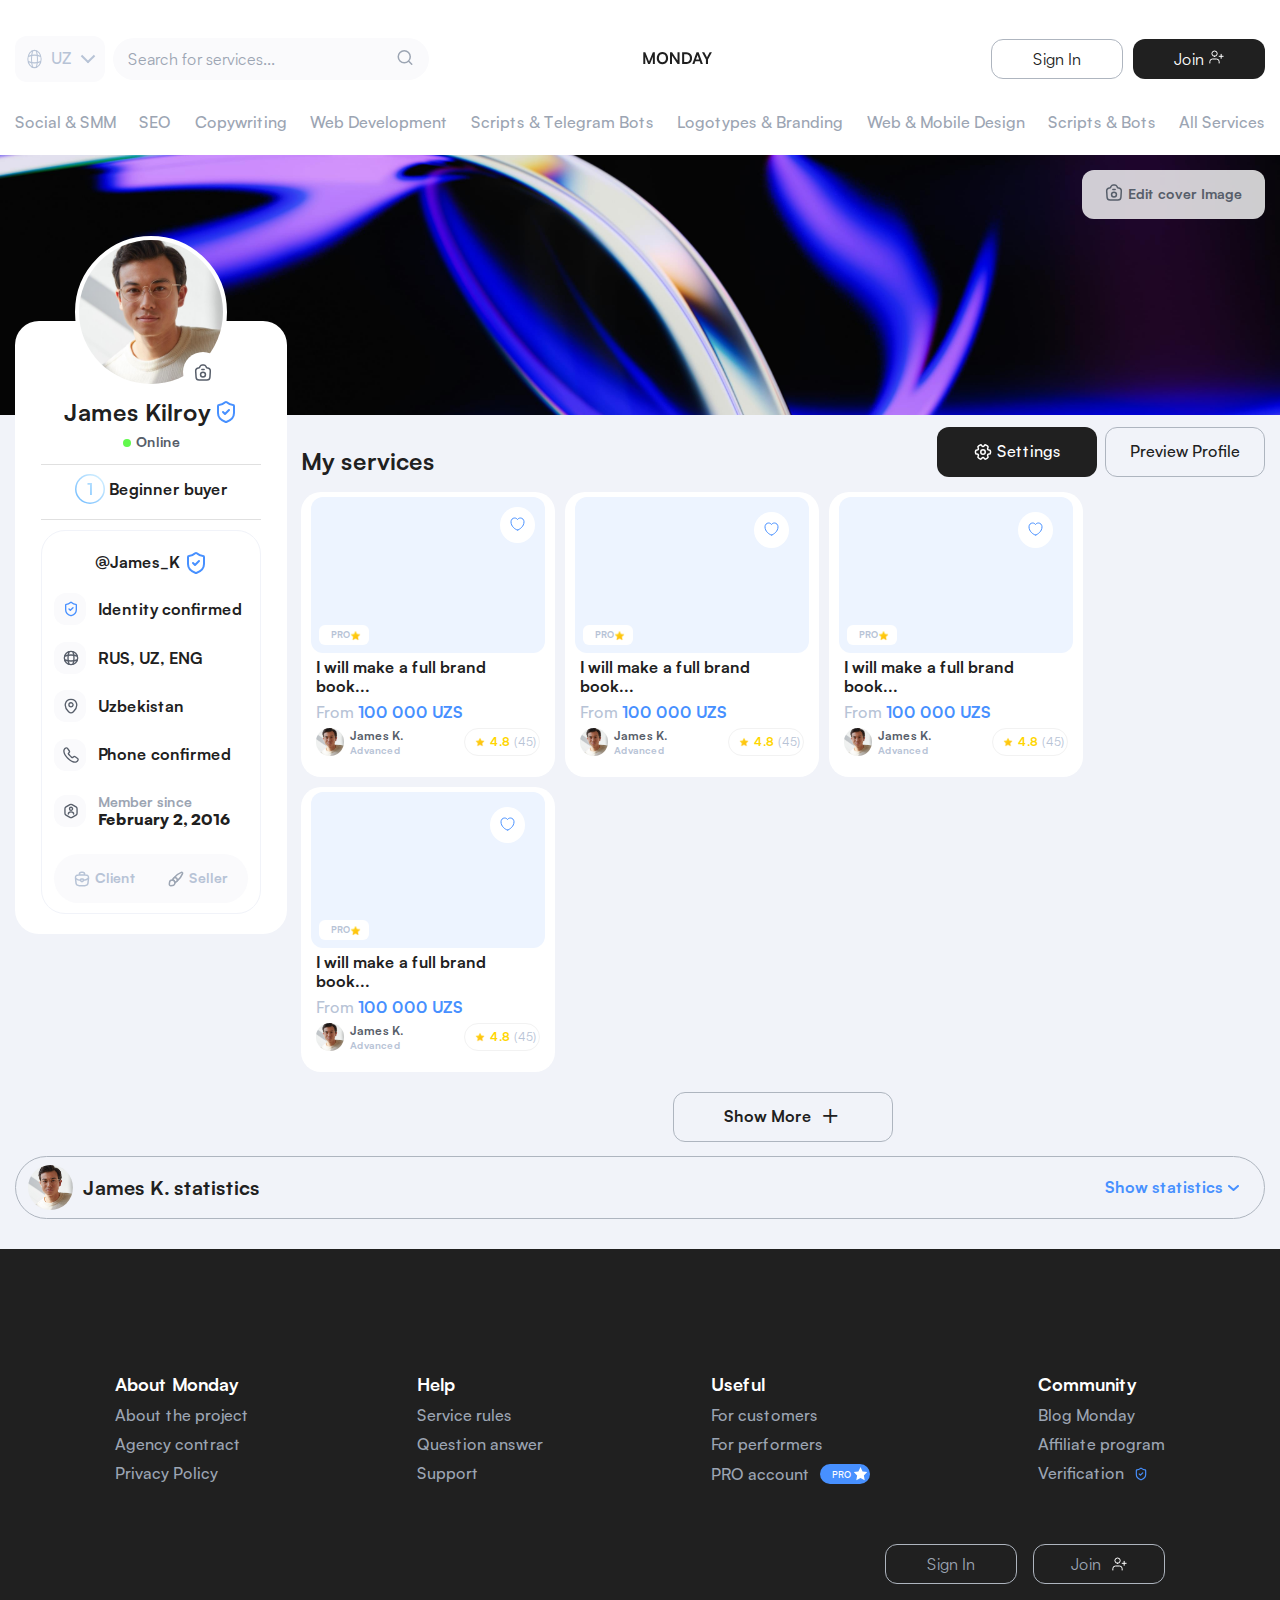
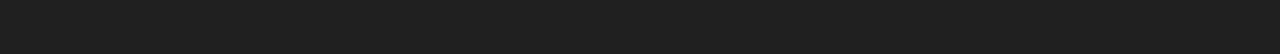
<file: index.html>
<!doctype html><html lang="en"><head><meta charset="UTF-8"/><meta http-equiv="X-UA-Compatible" content="IE=edge"/><meta name="viewport" content="width=device-width,initial-scale=1"/><title></title><script defer="defer" src="main.3f211d7f6e76942d4678.js"></script><link href="main.a86595cbb604ae292142.css" rel="stylesheet"></head><body><a href="manage_items.html">Manage items</a> <a href="profile.html">Profile</a><footer></footer></body></html>
</file>
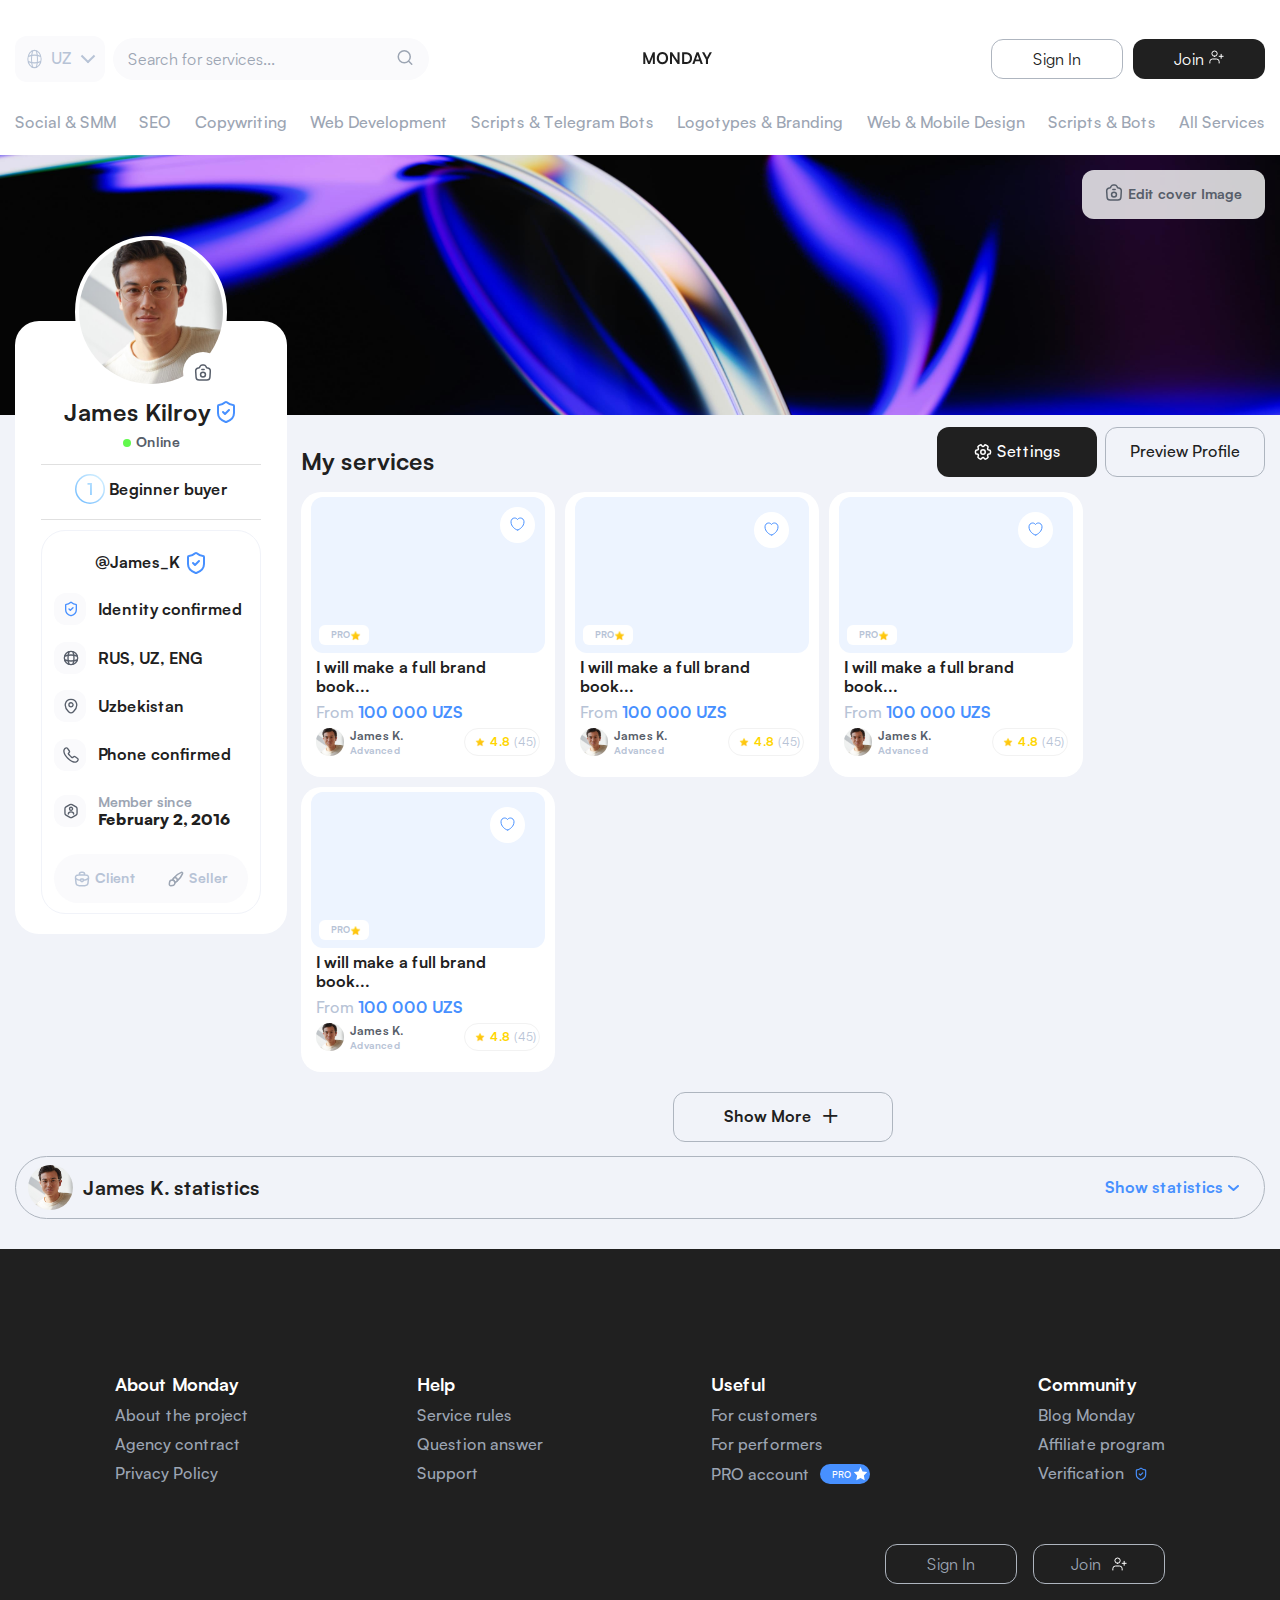
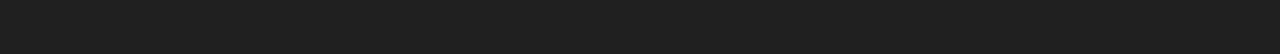
<file: profile.html>
<!doctype html><html lang="en"><head><meta charset="UTF-8"/><meta name="viewport" content="width=device-width,initial-scale=1"/><title>Profile</title><script defer="defer" src="profile.62a7eb214b2cab2389e3.js"></script><link href="profile.312fae6ccb3e6730fe69.css" rel="stylesheet"></head><body><header class="header"><div class="wrapper"><div class="header__top"><div class="menu__icon"><span></span></div><div class="menu__body"></div><a class="header__logo" href="index.html"><img src="assets/MONDAY.svg" alt="Logo"/></a><div class="header__select select"><div class="select__header"><img src="assets/global-gray.svg" alt="global"/> <span class="select__current">UZ</span><div class="select__icon"></div></div><div class="select__body"><div class="select__item" data-select="1">UZ</div><div class="select__item" data-select="2">RU</div></div></div><div class="header__search search"><label for="search" class="search__label"><input class="search__input" placeholder="Search for services..."/> <button class="search__button btn-reset"><img class="search__icon" src="assets/search.svg" alt="Search"/></button></label><div class="search__result hide"><ul class="search__result-list list-reset hide"><li class="search__result-item"><a href="" class="search__result-link">Wibtrix site improvements</a></li></ul><div class="search__result-preview hide"><h3 class="search__result-title">Top services🔥</h3><div class="search__result-tags"><button class="search__result-tag">Social & SMM</button> <button class="search__result-tag">SEO</button> <button class="search__result-tag">Copywriting</button> <button class="search__result-tag">Web Development</button> <button class="search__result-tag">Scripts & Telegram Bots</button></div><hr/><div class="search__result-recent"><h3 class="search__result-recent__title">Recent</h3><ul class="search__result-recent__list list-reset"><li class="search__result-recent__item"><a href="">Wibtrix site improvements</a></li><li class="search__result-recent__item"><a href="">Seo optimisation</a></li></ul></div></div></div></div><div class="header__buttons"><button class="header__button btn-reset btn--white">Sign In</button> <button class="header__button btn-reset btn--dark">Join <img src="assets/join.svg" alt="Image Join"/></button></div><ul class="header__top-list list-reset header__top-list--seller"><li class="header__top-list__item"><a href="">Services</a></li><li class="header__top-list__item"><a href="">Projects</a></li><li class="header__top-list__item"><a href="">Market</a></li></ul><ul class="header__top-list list-reset header__top-list--client"><li class="header__top-list__item"><a href="">Orders</a></li><li class="header__top-list__item"><a href="">Projects</a></li><li class="header__top-list__item"><a href="">Sellers</a></li><li class="header__top-list__item header__top-list__item-favorites"><a href="">Favorites</a></li></ul><div class="header__top-actions header__actions"><a href="" class="header__actions-item header__actions-favorites"></a><div class="header__actions-item header__actions-card"><span class="header__actions-number">2</span><div class="header__card is-empty"><div class="header__card-top"><p>Service</p><p>Add.<br/>options</p><p>Amount</p><p>Total</p></div><ul class="header__card-body"><li class="header__card-item"><img src="assets/card1.svg" alt=""/><h3 class="header__card-item__title">Wibtrix</h3><div class="header__card-item__counter counter" data-count><div class="counter__body"><div class="counter__button counter__button-minus disabled">-</div><div class="counter__input"><input id="count-value" disabled="disabled" value="1"/></div><div class="counter__button counter__button-plus">+</div></div></div><div class="header__card-item__count">1</div><p class="header__card-item__price">100 000 <span>UZS</span></p><button class="header__card-item__remove">X</button></li><li class="header__card-item"><img src="assets/card1.svg" alt=""/><h3 class="header__card-item__title">Wibtrix</h3><div class="header__card-item__counter counter" data-count><div class="counter__body"><div class="counter__button counter__button-minus disabled">-</div><div class="counter__input"><input id="count-value" disabled="disabled" value="1"/></div><div class="counter__button counter__button-plus">+</div></div></div><div class="header__card-item__count">1</div><p class="header__card-item__price">100 000 <span>UZS</span></p><button class="header__card-item__remove">X</button></li></ul><div class="header__card-bottom"><a href="" class="header__card-bottom__link">Order now for 220.000 UZS</a></div><div class="card-is-empty"><div class="card-is-empty__image"></div><h3 class="card-is-empty__title">The cart is empty</h3><p class="card-is-empty__text">But it shouldn't be that way ;) Add quorks, place orders!</p></div></div></div><div class="header__actions-item header__actions-message"><span class="header__actions-number">12</span><div class="header__message"><div class="header__message-top"><h3 class="header__message-top__title"><img src="assets/mes.svg" alt=""/>Messages</h3><label for="search" class="search__label"><input class="search__input" placeholder="Search..."/> <button class="search__button btn-reset"><img class="search__icon" src="assets/search.svg" alt="Search"/></button></label></div><div class="header__message-body"><h3 class="header__message-body__title">New chats</h3><ul class="header__message-list header__message-list--new-chats list-reset"><li class="header__message-body__item message"><a href="#"><div class="message__avatar"><img class="message__avatar-img" src="assets/avatar.jpg" alt="Avatar"/> <span class="message__avatar-status"></span></div><div class="message__body"><div class="message__body-top"><h3 class="message__body-title">_paul</h3><span class="message__body-date">15 Mar</span> <button class="message__body-favorite"><img src="assets/star-favorites.svg" alt=""/></button></div><div class="message__body-text"><p>Hello, nice to meet you, I want to buy</p><img src="assets/status-message.svg" alt=""/></div></div></a></li><li class="header__message-body__item message"><a href="#"><div class="message__avatar"><img class="message__avatar-img" src="assets/avatar.jpg" alt="Avatar"/> <span class="message__avatar-status"></span></div><div class="message__body"><div class="message__body-top"><h3 class="message__body-title">_paul</h3><span class="message__body-date">15 Mar</span> <button class="message__body-favorite"><img src="assets/star-favorites.svg" alt=""/></button></div><div class="message__body-text"><p>Hello, nice to meet you, I want to buy</p><img src="assets/status-message.svg" alt=""/></div></div></a></li></ul><h3 class="header__message-body__title"><img src="assets/favorites-chats.svg" alt=""/>Favorites</h3><ul class="header__message-list header__message-list--favorites list-reset"><li class="header__message-body__item message"><a href="#"><div class="message__avatar"><img class="message__avatar-img" src="assets/avatar.jpg" alt="Avatar"/> <span class="message__avatar-status"></span></div><div class="message__body"><div class="message__body-top"><h3 class="message__body-title">_paul</h3><span class="message__body-date">15 Mar</span> <button class="message__body-favorite"><img src="assets/star-favorites.svg" alt=""/></button></div><div class="message__body-text"><p>Hello, nice to meet you, I want to buy</p><img src="assets/status-message.svg" alt=""/></div></div></a></li><li class="header__message-body__item message"><a href="#"><div class="message__avatar"><img class="message__avatar-img" src="assets/avatar.jpg" alt="Avatar"/> <span class="message__avatar-status"></span></div><div class="message__body"><div class="message__body-top"><h3 class="message__body-title">_paul</h3><span class="message__body-date">15 Mar</span> <button class="message__body-favorite"><img src="assets/star-favorites.svg" alt=""/></button></div><div class="message__body-text"><p>Hello, nice to meet you, I want to buy</p><img src="assets/status-message.svg" alt=""/></div></div></a></li></ul></div><div class="header__message--no-message"><img src="assets/illustration.svg" alt=""/><h3 class="header__message--no-message__title">No Messages Yet</h3><p class="header__message--no-message__text">​Browse our catalog of projects or offer your own on Monday.</p></div></div></div><div class="header__actions-item header__actions-notification active"><div class="header__notification"><div class="header__notification-top"><img src="assets/notif.svg" alt=""/><h3 class="header__notification-title">Notifications</h3><button class="header__notification-readall">Mark all as read</button></div><div class="header__notification-actions"><div class="header__notification-actions__tabs"><div class="tabs"><div class="tabs__list" role="tablist" aria-label="Notifications"><button class="tabs__item-button active" role="tab" aria-selected="true" id="all">All <span>3</span></button> <button class="tabs__item-button" role="tab" aria-selected="false" id="lorem">Lorem<span>3</span></button> <button class="tabs__item-button" role="tab" aria-selected="false" id="archive">Archive<span>3</span></button></div></div></div><div class="header__notification-actions__links"><a class="header__notification-actions__link" href=""><img src="assets/sound.svg" alt=""/></a><a class="header__notification-actions__link" href=""><img src="assets/setting-2.svg" alt=""/></a></div></div><ul class="header__notification-list list-reset"><li role="tabpanel" aria-labelledby="lorem"><a class="header__notification-list__link notification-message" href=""><div class="notification-message__avatar"><img src="assets/avatar.jpg" alt="Avatar"/> <span class="notification-message__avatar-status"></span></div><div class="notification-message__body"><div class="notification-message__body-top"><h3 class="notification-message__body-name">_paul</h3><div class="notification-message__body-action">ordered</div><span class="notification-message__body-text">Landing page on Tilda</span></div><div class="notification-message__body-info notification-info"><p class="notification-info__date">2h ago</p><span></span><p class="notification-info__status">Order Updates</p></div></div></a></li><li role="tabpanel" aria-labelledby="lorem"><a class="header__notification-list__link notification-informing" href=""><img src="assets/notification-inform.svg" alt="Inform"/><div class="notification-message__body"><h3 class="notification-informing__title">Complete your verification to get more benefits.</h3><p class="notification-informing__link" href="">Complete verification</p></div></a></li><li role="tabpanel" aria-labelledby="lorem"><a class="header__notification-list__link notification-message" href=""><div class="notification-message__avatar"><img src="assets/avatar.jpg" alt="Avatar"/> <span class="notification-message__avatar-status"></span></div><div class="notification-message__body"><div class="notification-message__body-top"><h3 class="notification-message__body-name">_paul</h3><div class="notification-message__body-action">ordered</div><span class="notification-message__body-text">Landing page on Tilda</span></div><div class="notification-message__body-info notification-info"><p class="notification-info__date">2h ago</p><span></span><p class="notification-info__status">Order Updates</p></div></div></a></li><li role="tabpanel" aria-labelledby="lorem"><a class="header__notification-list__link notification-informing" href=""><img src="assets/notification-inform.svg" alt="Inform"/><div class="notification-message__body"><h3 class="notification-informing__title">Complete your verification to get more benefits.</h3><p class="notification-informing__link" href="">Complete verification</p></div></a></li><li role="tabpanel" aria-labelledby="archive"><a class="header__notification-list__link notification-file read" href=""><div class="notification-message__avatar"><img src="assets/avatar.jpg" alt="Avatar"/> <span class="notification-message__avatar-status"></span></div><div class="notification-message__body"><div class="notification-message__body-top"><h3 class="notification-message__body-name">_paul</h3><div class="notification-message__body-action">ordered</div><span class="notification-message__body-text">Landing page on Tilda</span></div><div class="notification-message__body-info notification-info"><p class="notification-info__date">2h ago</p><span></span><p class="notification-info__status">Order Updates</p></div><div class="notification-message__file"><img src="assets/file.svg" alt="File"/><p class="notification-message__file-name">Brief_updated.pdf</p></div></div></a></li><li role="tabpanel" aria-labelledby="archive"><a class="header__notification-list__link notification-file read" href=""><div class="notification-message__avatar"><img src="assets/avatar.jpg" alt="Avatar"/> <span class="notification-message__avatar-status"></span></div><div class="notification-message__body"><div class="notification-message__body-top"><h3 class="notification-message__body-name">_paul</h3><div class="notification-message__body-action">ordered</div><span class="notification-message__body-text">Landing page on Tilda</span></div><div class="notification-message__body-info notification-info"><p class="notification-info__date">2h ago</p><span></span><p class="notification-info__status">Order Updates</p></div><div class="notification-message__file"><img src="assets/file.svg" alt="File"/><p class="notification-message__file-name">Brief_updated.pdf</p></div></div></a></li></ul></div></div></div><div class="client__action"><button class="client__action-avatar"><img src="assets/avatar.jpg" alt="Avatar"/><div class="client__action-online"></div></button><div class="user-panel"><div class="user"><img class="user__avatar" src="assets/avatar.jpg" alt="Avatar"/><div class="user__online"></div><div class="user__info"><p class="user__info-name">James Kilroy <img src="assets/verificated.svg" alt="Verified"/></p><p class="user__info-role">Seller</p></div></div><div class="user-panel__change-role change-role"><a class="change-role__client" href="">I am a client</a> <a class="change-role__seller" href="">I am a seller</a></div><hr class="user-panel__hr"/><ul class="user-panel__actions list-reset"><li><a class="user-panel__actions-link" href="">Buy PRO account<div class="user-panel__badge badge">PRO<img src="assets/star.png" alt="Star"/></div></a></li><li><a class="user-panel__actions-link user-panel__link--verification" href=""><img src="assets/verificated.svg" alt=""/>Get verification</a></li></ul><hr class="user-panel__hr"/><ul class="user-panel__navigation list-reset"><li><a class="user-panel__navigation-link user-panel__link--profile" href="">My profile</a></li><li><a class="user-panel__navigation-link user-panel__link--edit" href="">Edit profile</a></li><li><a class="user-panel__navigation-link user-panel__link--faqs" href="">FAQs</a></li><hr class="user-panel__hr user-panel__hr--bottom"/><li><a class="user-panel__navigation-link user-panel__link--logout" href="">Log out</a></li></ul></div></div></div><div class="header__bottom"><ul class="header__bottom-list list-reset"><li><a href="">Social & SMM</a></li><li><a href="">SEO</a></li><li><a href="">Copywriting</a></li><li><a href="">Web Development</a></li><li><a href="">Scripts & Telegram Bots</a></li><li><a href="">Logotypes & Branding</a></li><li><a href="">Web & Mobile Design</a></li><li><a href="">Scripts & Bots</a></li><li><a href="">All Services</a></li></ul></div></div></header><main class="profile-main"><div class="profile__background"><div class="wrapper"><button class="profile__button profile__button--edit btn-reset"><p>Edit cover Image</p></button></div></div><div class="wrapper profile-wrapper"><div class="profile__user"><div class="profile__user-avatar"><img class="profile__user-avatar-user" src="assets/avatar.jpg" alt="Avatar"/> <button class="profile__user-avatar-edit btn-reset"><img src="assets/camera.svg" alt=""/></button></div><h1 class="profile__user-name">James Kilroy<img src="assets/verificated.svg" alt="Verified"/></h1><div class="profile__user-status"><span class="online"></span>Online</div><div class="profile__user-level"><div class="level-circle"><span class="level-number">1</span></div>Beginner buyer</div><div class="profile__user-body user-body"><ul class="user-body__list list-reset"><h3 class="user-body__list-title">@James_K <img src="assets/verificated.svg" alt="Verified"/></h3><li class="user-body__list-item user-body__list-item--identity identity-confirmed">Identity confirmed</li><li class="user-body__list-item user-body__list-item--languages">RUS, UZ, ENG</li><li class="user-body__list-item user-body__list-item--location">Uzbekistan</li><li class="user-body__list-item user-body__list-item--phone phone-confirmed">Phone confirmed</li><li class="user-body__list-item user-body__list-item--date"><span>Member since</span> <span><b>February 2, 2016</b></span></li></ul><div class="user-panel__change-role change-role"><a class="change-role__client" href="">Client</a> <a class="change-role__seller" href="">Seller</a></div></div></div><div class="my-services"><div class="my-services__top"><h2 class="my-services__title">My services</h2><div class="my-services__buttons"><button class="my-services__button my-services__button--settings btn-reset btn--dark button"><img src="assets/setting.svg" alt="Settings"/>Settings</button> <button class="my-services__button my-services__button--profile btn-reset btn--gray button">Preview Profile</button></div></div><div class="my-services__body"><ul class="my-services__list list-reset"><li class="my-services__list-items card-services card"><article class="card__item"><button class="add-favorite card__item-favorite btn-reset"><svg width="15" height="14" viewBox="0 0 15 14" xmlns="http://www.w3.org/2000/svg"><path d="M7.903 12.9393C7.682 13.0202 7.318 13.0202 7.097 12.9393C5.212 12.2719 1 9.48764 1 4.76854C1 2.68539 2.6185 1 4.614 1C5.797 1 6.8435 1.59326 7.5 2.51011C8.1565 1.59326 9.2095 1 10.386 1C12.3815 1 14 2.68539 14 4.76854C14 9.48764 9.788 12.2719 7.903 12.9393Z" stroke="#4790FF" stroke-linecap="round" stroke-linejoin="round"/></svg></button><div class="card__item-image"><div class="card__item-badge badge">PRO<img src="assets/star.png" alt="Star"/></div></div><div class="card__item-content"><h3 class="card__item-title"><a href="#">I will make a full brand book...</a></h3><div class="card__item-price">From <span class="card__item-price-number">100 000</span> <span>UZS</span></div><div class="card__item-user user-card"><img class="user-card__avatar" src="assets/avatar.jpg" alt="Avatar"/><div class="user-card__info"><h3 class="user-card__info-name">James K.</h3><span class="user-card__info-level">Advanced</span></div><div class="user-card__rating rating"><img class="rating__star" src="assets/star.png" alt="Star"/> <span class="rating__number">4.8</span> <span class="rating__count">(45)</span></div></div></div></article></li><li class="my-services__list-items card-services card"><article class="card__item"><div class="card__item-image"><button class="add-favorite card__item-favorite btn-reset"><svg width="15" height="14" viewBox="0 0 15 14" xmlns="http://www.w3.org/2000/svg"><path d="M7.903 12.9393C7.682 13.0202 7.318 13.0202 7.097 12.9393C5.212 12.2719 1 9.48764 1 4.76854C1 2.68539 2.6185 1 4.614 1C5.797 1 6.8435 1.59326 7.5 2.51011C8.1565 1.59326 9.2095 1 10.386 1C12.3815 1 14 2.68539 14 4.76854C14 9.48764 9.788 12.2719 7.903 12.9393Z" stroke="#4790FF" stroke-linecap="round" stroke-linejoin="round"/></svg></button><div class="card__item-badge badge">PRO<img src="assets/star.png" alt="Star"/></div></div><div class="card__item-content"><h3 class="card__item-title"><a href="#">I will make a full brand book...</a></h3><div class="card__item-price">From <span class="card__item-price-number">100 000</span> <span>UZS</span></div><div class="card__item-user user-card"><img class="user-card__avatar" src="assets/avatar.jpg" alt="Avatar"/><div class="user-card__info"><h3 class="user-card__info-name">James K.</h3><span class="user-card__info-level">Advanced</span></div><div class="user-card__rating rating"><img class="rating__star" src="assets/star.png" alt="Star"/> <span class="rating__number">4.8</span> <span class="rating__count">(45)</span></div></div></div></article></li><li class="my-services__list-items card-services card"><article class="card__item"><div class="card__item-image"><button class="add-favorite card__item-favorite btn-reset"><svg width="15" height="14" viewBox="0 0 15 14" xmlns="http://www.w3.org/2000/svg"><path d="M7.903 12.9393C7.682 13.0202 7.318 13.0202 7.097 12.9393C5.212 12.2719 1 9.48764 1 4.76854C1 2.68539 2.6185 1 4.614 1C5.797 1 6.8435 1.59326 7.5 2.51011C8.1565 1.59326 9.2095 1 10.386 1C12.3815 1 14 2.68539 14 4.76854C14 9.48764 9.788 12.2719 7.903 12.9393Z" stroke="#4790FF" stroke-linecap="round" stroke-linejoin="round"/></svg></button><div class="card__item-badge badge">PRO<img src="assets/star.png" alt="Star"/></div></div><div class="card__item-content"><h3 class="card__item-title"><a href="#">I will make a full brand book...</a></h3><div class="card__item-price">From <span class="card__item-price-number">100 000</span> <span>UZS</span></div><div class="card__item-user user-card"><img class="user-card__avatar" src="assets/avatar.jpg" alt="Avatar"/><div class="user-card__info"><h3 class="user-card__info-name">James K.</h3><span class="user-card__info-level">Advanced</span></div><div class="user-card__rating rating"><img class="rating__star" src="assets/star.png" alt="Star"/> <span class="rating__number">4.8</span> <span class="rating__count">(45)</span></div></div></div></article></li><li class="my-services__list-items card-services card"><article class="card__item"><div class="card__item-image"><button class="add-favorite card__item-favorite btn-reset"><svg width="15" height="14" viewBox="0 0 15 14" xmlns="http://www.w3.org/2000/svg"><path d="M7.903 12.9393C7.682 13.0202 7.318 13.0202 7.097 12.9393C5.212 12.2719 1 9.48764 1 4.76854C1 2.68539 2.6185 1 4.614 1C5.797 1 6.8435 1.59326 7.5 2.51011C8.1565 1.59326 9.2095 1 10.386 1C12.3815 1 14 2.68539 14 4.76854C14 9.48764 9.788 12.2719 7.903 12.9393Z" stroke="#4790FF" stroke-linecap="round" stroke-linejoin="round"/></svg></button><div class="card__item-badge badge">PRO<img src="assets/star.png" alt="Star"/></div></div><div class="card__item-content"><h3 class="card__item-title"><a href="#">I will make a full brand book...</a></h3><div class="card__item-price">From <span class="card__item-price-number">100 000</span> <span>UZS</span></div><div class="card__item-user user-card"><img class="user-card__avatar" src="assets/avatar.jpg" alt="Avatar"/><div class="user-card__info"><h3 class="user-card__info-name">James K.</h3><span class="user-card__info-level">Advanced</span></div><div class="user-card__rating rating"><img class="rating__star" src="assets/star.png" alt="Star"/> <span class="rating__number">4.8</span> <span class="rating__count">(45)</span></div></div></div></article></li></ul><button class="my-services__show-more btn-reset btn--gray">Show More<span>+</span></button></div></div><div class="user__statistics"><div class="user__statistics-top"><img class="user__statistics-avatar" src="assets/avatar.jpg" alt="User"/><h3 class="user__statistics-title">James K. statistics</h3><button class="user__statistics-btn btn-reset">Show statistics <img src="assets/arrow.svg" alt="Arrow"/></button></div><div class="user__statistics-content"></div></div></div></main><footer class="footer"><div class="wrapper"><div class="footer__body"><ul class="footer__list accordion__list list-reset"><li class="accordion"><button class="accordion__control" aria-expanded="false"><span class="accordion__title footer__list-title">About Monday</span> <span class="accordion__icon"></span></button><div class="accordion__content" aria-hidden="true"><a href="" class="footer__list-item">About the project</a> <a href="" class="footer__list-item">Agency contract</a> <a href="" class="footer__list-item">Privacy Policy</a></div></li><li class="accordion"><button class="accordion__control" aria-expanded="false"><span class="accordion__title footer__list-title">Help</span> <span class="accordion__icon"></span></button><div class="accordion__content" aria-hidden="true"><a href="" class="footer__list-item">Service rules</a> <a href="" class="footer__list-item">Question answer</a> <a href="" class="footer__list-item">Support</a></div></li><li class="accordion"><button class="accordion__control" aria-expanded="false"><span class="accordion__title footer__list-title">Useful</span> <span class="accordion__icon"></span></button><div class="accordion__content" aria-hidden="true"><a href="" class="footer__list-item">For customers</a> <a href="" class="footer__list-item">For performers</a> <a href="" class="footer__list-item">PRO account<div class="badge badge-blue">PRO<img src="assets/white-star.svg" alt="Star"/></div></a></div></li><li class="accordion"><button class="accordion__control" aria-expanded="false"><span class="accordion__title footer__list-title">Community</span> <span class="accordion__icon"></span></button><div class="accordion__content" aria-hidden="true"><a href="" class="footer__list-item">Blog Monday</a> <a href="" class="footer__list-item">Affiliate program</a> <a href="" class="footer__list-item">Verification <img src="assets/verificated.svg" alt="Verificated"/></a></div></li></ul></div><div class="footer__buttons"><button class="footer__button btn-reset btn--gray">Sign In</button> <button class="footer__button btn-reset btn--gray">Join <img src="assets/join.svg" alt="Image Join"/></button></div></div></footer></body></html>
</file>
<file: main.a86595cbb604ae292142.css>
/*! normalize.css v8.0.1 | MIT License | github.com/necolas/normalize.css */

/* Document
   ========================================================================== */

/**
 * 1. Correct the line height in all browsers.
 * 2. Prevent adjustments of font size after orientation changes in iOS.
 */

html {
  line-height: 1.15; /* 1 */
  -webkit-text-size-adjust: 100%; /* 2 */
}

/* Sections
   ========================================================================== */

/**
 * Remove the margin in all browsers.
 */

body {
  margin: 0;
}

/**
 * Render the `main` element consistently in IE.
 */

main {
  display: block;
}

/**
 * Correct the font size and margin on `h1` elements within `section` and
 * `article` contexts in Chrome, Firefox, and Safari.
 */

h1 {
  font-size: 2em;
  margin: 0.67em 0;
}

/* Grouping content
   ========================================================================== */

/**
 * 1. Add the correct box sizing in Firefox.
 * 2. Show the overflow in Edge and IE.
 */

hr {
  box-sizing: content-box; /* 1 */
  height: 0; /* 1 */
  overflow: visible; /* 2 */
}

/**
 * 1. Correct the inheritance and scaling of font size in all browsers.
 * 2. Correct the odd `em` font sizing in all browsers.
 */

pre {
  font-family: monospace, monospace; /* 1 */
  font-size: 1em; /* 2 */
}

/* Text-level semantics
   ========================================================================== */

/**
 * Remove the gray background on active links in IE 10.
 */

a {
  background-color: transparent;
}

/**
 * 1. Remove the bottom border in Chrome 57-
 * 2. Add the correct text decoration in Chrome, Edge, IE, Opera, and Safari.
 */

abbr[title] {
  border-bottom: none; /* 1 */
  text-decoration: underline; /* 2 */
  text-decoration: underline dotted; /* 2 */
}

/**
 * Add the correct font weight in Chrome, Edge, and Safari.
 */

b,
strong {
  font-weight: bolder;
}

/**
 * 1. Correct the inheritance and scaling of font size in all browsers.
 * 2. Correct the odd `em` font sizing in all browsers.
 */

code,
kbd,
samp {
  font-family: monospace, monospace; /* 1 */
  font-size: 1em; /* 2 */
}

/**
 * Add the correct font size in all browsers.
 */

small {
  font-size: 80%;
}

/**
 * Prevent `sub` and `sup` elements from affecting the line height in
 * all browsers.
 */

sub,
sup {
  font-size: 75%;
  line-height: 0;
  position: relative;
  vertical-align: baseline;
}

sub {
  bottom: -0.25em;
}

sup {
  top: -0.5em;
}

/* Embedded content
   ========================================================================== */

/**
 * Remove the border on images inside links in IE 10.
 */

img {
  border-style: none;
}

/* Forms
   ========================================================================== */

/**
 * 1. Change the font styles in all browsers.
 * 2. Remove the margin in Firefox and Safari.
 */

button,
input,
optgroup,
select,
textarea {
  font-family: inherit; /* 1 */
  font-size: 100%; /* 1 */
  line-height: 1.15; /* 1 */
  margin: 0; /* 2 */
}

/**
 * Show the overflow in IE.
 * 1. Show the overflow in Edge.
 */

button,
input { /* 1 */
  overflow: visible;
}

/**
 * Remove the inheritance of text transform in Edge, Firefox, and IE.
 * 1. Remove the inheritance of text transform in Firefox.
 */

button,
select { /* 1 */
  text-transform: none;
}

/**
 * Correct the inability to style clickable types in iOS and Safari.
 */

button,
[type="button"],
[type="reset"],
[type="submit"] {
  -webkit-appearance: button;
}

/**
 * Remove the inner border and padding in Firefox.
 */

button::-moz-focus-inner,
[type="button"]::-moz-focus-inner,
[type="reset"]::-moz-focus-inner,
[type="submit"]::-moz-focus-inner {
  border-style: none;
  padding: 0;
}

/**
 * Restore the focus styles unset by the previous rule.
 */

button:-moz-focusring,
[type="button"]:-moz-focusring,
[type="reset"]:-moz-focusring,
[type="submit"]:-moz-focusring {
  outline: 1px dotted ButtonText;
}

/**
 * Correct the padding in Firefox.
 */

fieldset {
  padding: 0.35em 0.75em 0.625em;
}

/**
 * 1. Correct the text wrapping in Edge and IE.
 * 2. Correct the color inheritance from `fieldset` elements in IE.
 * 3. Remove the padding so developers are not caught out when they zero out
 *    `fieldset` elements in all browsers.
 */

legend {
  box-sizing: border-box; /* 1 */
  color: inherit; /* 2 */
  display: table; /* 1 */
  max-width: 100%; /* 1 */
  padding: 0; /* 3 */
  white-space: normal; /* 1 */
}

/**
 * Add the correct vertical alignment in Chrome, Firefox, and Opera.
 */

progress {
  vertical-align: baseline;
}

/**
 * Remove the default vertical scrollbar in IE 10+.
 */

textarea {
  overflow: auto;
}

/**
 * 1. Add the correct box sizing in IE 10.
 * 2. Remove the padding in IE 10.
 */

[type="checkbox"],
[type="radio"] {
  box-sizing: border-box; /* 1 */
  padding: 0; /* 2 */
}

/**
 * Correct the cursor style of increment and decrement buttons in Chrome.
 */

[type="number"]::-webkit-inner-spin-button,
[type="number"]::-webkit-outer-spin-button {
  height: auto;
}

/**
 * 1. Correct the odd appearance in Chrome and Safari.
 * 2. Correct the outline style in Safari.
 */

[type="search"] {
  -webkit-appearance: textfield; /* 1 */
  outline-offset: -2px; /* 2 */
}

/**
 * Remove the inner padding in Chrome and Safari on macOS.
 */

[type="search"]::-webkit-search-decoration {
  -webkit-appearance: none;
}

/**
 * 1. Correct the inability to style clickable types in iOS and Safari.
 * 2. Change font properties to `inherit` in Safari.
 */

::-webkit-file-upload-button {
  -webkit-appearance: button; /* 1 */
  font: inherit; /* 2 */
}

/* Interactive
   ========================================================================== */

/*
 * Add the correct display in Edge, IE 10+, and Firefox.
 */

details {
  display: block;
}

/*
 * Add the correct display in all browsers.
 */

summary {
  display: list-item;
}

/* Misc
   ========================================================================== */

/**
 * Add the correct display in IE 10+.
 */

template {
  display: none;
}

/**
 * Add the correct display in IE 10.
 */

[hidden] {
  display: none;
}

@font-face{font-family:"Satoshi";src:url(fonts/Satoshi-Black.woff2) format("woff2"),url(fonts/Satoshi-Black.woff2) format("woff");font-weight:900;font-style:normal}@font-face{font-family:"Satoshi";src:url(fonts/Satoshi-Bold.woff2) format("woff2"),url(fonts/Satoshi-Bold.woff2) format("woff");font-weight:700;font-style:normal}@font-face{font-family:"Satoshi";src:url(fonts/Satoshi-Medium.woff2) format("woff2"),url(fonts/Satoshi-Medium.woff2) format("woff");font-weight:500;font-style:normal}@font-face{font-family:"Satoshi";src:url(fonts/Satoshi-Regular.woff2) format("woff2"),url(fonts/Satoshi-Regular.woff2) format("woff");font-weight:400;font-style:normal}.profile-main{background-color:#f1f3f9}.profile-wrapper{padding-bottom:30px !important}.profile-wrapper{display:flex;flex-wrap:wrap;gap:14px}.profile__background{background-image:url(assets/bg-profile.jpg);background-repeat:no-repeat;background-size:cover;background-position:center;width:100%;height:max(229px, min(30vw, 260px))}.profile__background .wrapper{text-align:right;display:flex;justify-content:end}.profile__button--edit{font-weight:700;font-size:14px;line-height:18.9px;color:#575e6a;background-color:rgba(255,255,255,.8);border-radius:12px;padding:15px 23px;display:flex;justify-content:center;align-items:center;margin-top:15px;transition:all .3s ease 0s}.profile__button--edit p{position:relative;margin:0;padding-left:23px;font-weight:700;font-family:"Satoshi"}.profile__button--edit p::after{content:"";position:absolute;top:-2px;left:0;height:18px;width:18px;background-image:url(assets/camera.svg)}.profile__user{padding:0px 26px 20px;background-color:#fff;max-width:300px;display:flex;flex-direction:column;justify-content:center;border-radius:24px;position:relative;top:-94px;justify-content:flex-start;height:-webkit-max-content;height:max-content}.profile__user-avatar{position:absolute;top:-85px;left:50%;transform:translateX(-50%);width:152px;height:152px;background-color:#fff;margin:0 auto;border-radius:50%;border:4px solid #fff}.profile__user-avatar-user{width:144px;height:144px;border-radius:50%;overflow:hidden;object-fit:cover;object-position:center;position:relative;z-index:1}.profile__user-avatar-edit{position:absolute;z-index:10;top:112px;right:0px;width:18px;height:18px;padding:20px;border-radius:50%;background-color:#fff;background-repeat:no-repeat;background-size:contain;display:flex;align-items:center;justify-content:center}.profile__user-name{position:relative;font-size:max(24px, min(2.5vw, 20px));line-height:24px;display:flex;justify-content:center;align-items:center;margin:0;margin-top:79px}.profile__user-name img{margin-left:3px;display:block}.profile__user-status{color:#575e6a;font-size:14px;line-height:20px;text-align:center;margin:8px 0 12px}.profile__user-status span{display:inline-block;width:8px;height:8px;border-radius:50%;margin-right:5px}.profile__user-status .online{background-color:#62f94d}.profile__user-status .offline{background-color:#f94d4d}.profile__user-level{border:1px solid #e0e0e0;border-right:none;border-left:none;padding:9px 0 15px;display:flex;align-items:center;gap:4px;justify-content:center}.profile__user-body{width:100%}.level-circle{position:relative;width:30px;height:30px;border-radius:50%;background:linear-gradient(45deg, #6ab8ff, #def5ff);z-index:1}.level-number{position:absolute;top:50%;left:50%;transform:translate(-50%, -50%);font-size:16px;line-height:20px;padding:9px 11px;background:linear-gradient(45deg, #6ab8ff, #def5ff);-webkit-background-clip:text;-webkit-text-fill-color:rgba(0,0,0,0);background-clip:text;z-index:5}.level-circle::before{content:"";position:absolute;width:calc(100% - 3px);height:calc(100% - 3px);background-color:#fff;border-radius:50%;top:50%;left:50%;transform:translate(-50%, -50%)}.user-body{padding:20px 12px 10px;border:1px solid #f1f3f9;border-radius:24px;margin-top:10px}.user-body__list-title{font-size:16px;line-height:21.6px;margin-bottom:14px;display:flex;align-items:center;justify-content:center;gap:5px}.user-body__list-item{background-position:left top;background-size:16px 16px;background-repeat:no-repeat;padding:11px 0 11px 44px;display:flex;flex-direction:column;position:relative}.user-body__list-item span:first-child{color:#9ca5b3;font-size:14px}.user-body__list-item:not(:last-child){margin-bottom:8px}.user-body__list-item::before{content:"";position:absolute;left:0;top:50%;transform:translateY(-50%);width:32px;height:32px;background-color:#fafafc;z-index:1;border-radius:12px}.user-body__list-item::after{content:"";position:absolute;left:8.5px;top:50%;transform:translateY(-50%);width:16px;height:16px;z-index:2;background-size:contain}.user-body__list-item--identity::after{background-image:url(assets/verificated.svg)}.user-body__list-item--languages::after{background-image:url(assets/global.svg)}.user-body__list-item--location::after{background-image:url(assets/location.svg)}.user-body__list-item--phone::after{background-image:url(assets/call.svg)}.user-body__list-item--date::after{background-image:url(assets/user-octagon.svg)}.user-body__buttons{background-color:#fafafc;border-radius:100px;padding:4px;display:flex;align-items:center;justify-content:space-between}.user-body__button{background-color:#fff;border-radius:100px;display:flex;align-items:center;justify-content:center;padding:11.5px 24px 11.5px 42px;position:relative}.user-body__button.btn-client{background-color:#edf4ff;color:#4790ff;font-weight:700}.user-body__button.btn-client::before{content:"";position:absolute;left:24px;top:50%;transform:translateY(-50%);width:16px;height:16px;z-index:1;background-image:url(assets/briefcase.svg)}.user-body__button.btn-seller{background-color:rgba(0,0,0,0);color:#9ca5b3;font-weight:700}.user-body__button.btn-seller::before{content:"";position:absolute;left:24px;top:50%;transform:translateY(-50%);width:16px;height:16px;z-index:1;background-image:url(assets/brush.svg)}.my-services__top{display:flex;align-items:flex-end;justify-content:space-between;padding:12px 0 15px}.my-services__title{font-size:24px;font-weight:700;line-height:32.4px}.my-services__buttons{display:flex;gap:8px}.my-services__button{display:flex;align-items:center;gap:5px;transition:all .3s ease 0s}.my-services__button img{transition:all .3s ease 0s}.my-services__list{display:flex;gap:10px}.card{width:254px;height:285px;border-radius:20px;background-color:#fff;padding:5px 10px 10px 10px;position:relative}.card__item-image{position:relative;background-color:#edf4ff;border-radius:12px;height:156px;width:234px}.card__item-favorite{position:absolute;top:15px;right:20px;z-index:2}.card__item-content{padding:5px}.card__item-title a{color:#202020;-webkit-text-decoration:none;text-decoration:none;display:-webkit-box;-webkit-line-clamp:2;-webkit-box-orient:vertical;overflow:hidden;line-height:19.2px;max-width:220px}.card__item-title a::after{content:"";position:absolute;top:0;right:0;bottom:0;left:0}.card__item-price{color:#b7c3d6;font-size:16px;line-height:21.6px;margin:5px 0;font-weight:500}.card__item-price span{font-weight:700;color:#4790ff}.card__item-badge{position:absolute;bottom:8px;left:8px}.user-card{display:flex;gap:6px}.user-card__avatar{display:block;width:28px;height:28px;border-radius:50%;object-fit:cover}.user-card__info{display:flex;flex-direction:column}.user-card__info-name{font-size:12px;font-weight:700;line-height:16.2px;color:#575e6a}.user-card__info-level{color:#b7c3d6;font-size:10px;font-weight:700;line-height:13.5px}.user-card__rating{margin-left:auto}.add-favorite{background-color:#fff;border-radius:50%;padding:8.5px 10px}.add-favorite svg{fill:#fff;transition:all .5s ease 0s}.add-favorite--active svg{fill:#4790ff}.badge{background-color:#fff;padding:4.5px 11.5px;width:50px;height:20px;border-radius:6px;color:#b7c3d6;font-size:9px;display:flex;align-items:center}.badge img{height:11px}.rating{display:flex;align-items:center;width:76px;height:28px;border:.79px solid #f2f2f2;padding:10px 9.5px;border-radius:79.32px}.rating__star{margin-right:1px;width:10px;height:10px;margin-right:5px}.rating__number{color:#ffd600;font-size:12px;font-weight:700;line-height:16.2px;margin-right:4px}.rating__count{color:#b7c3d6;font-size:12px;font-weight:400;line-height:16.2px}.my-services__show-more{width:220px;height:50px;border-radius:12px;font-size:16px;font-weight:700;line-height:21.6px;display:flex;align-items:center;justify-content:center;gap:5px;margin:0 auto;margin-top:20px;transition:all .3s ease 0s}.my-services__show-more span{width:26px;height:26px;font-weight:400;font-size:28px}.user__statistics{flex:1 0 100%;border:1px solid #aeb5bf;border-radius:100px;padding:8px 25px 8px 12px}.user__statistics-top{display:flex;align-items:center;gap:10px}.user__statistics-avatar{display:block;width:45px;height:45px;border-radius:50%;object-fit:cover}.user__statistics-title{font-size:20px;font-weight:700;line-height:27px}.user__statistics-btn{color:#4790ff;font-size:16px;font-weight:700;line-height:21.6px;margin-left:auto;background-color:rgba(0,0,0,0);display:flex;align-items:center}.user__statistics-btn img{transition:all .5s ease 0s;margin-left:5px}.user__statistics-btn.active img{transform:rotate(180deg)}.profile__user-body .user-panel__change-role{justify-content:space-between}:root{--color-white: #fff;--color-black: #000}.select{margin-top:0;position:relative;width:100%;max-width:90px;z-index:2}.select.is-active .select__body{display:block}.select__header{padding:12px 14.5px 12px 10.5px;border-radius:12px;cursor:pointer;display:flex;background-color:#fafafc;justify-content:space-between}.select__current{font-size:16px;font-weight:500;line-height:21.6px;color:#b7c3d6}.select__icon{align-items:center;display:flex;flex-shrink:0;justify-content:center;margin-left:10px;position:relative}.select__icon::after,.select__icon::before{content:"";position:absolute;width:2px;height:10px;background-color:#b7c3d6;transition:transform .1s ease 0s}.select__icon::before{transform:rotate(-45deg);left:-7px}.select__icon::after{transform:rotate(45deg)}.select.is-active .select__icon::after{transform:rotate(-45deg)}.select.is-active .select__icon::before{transform:rotate(45deg)}.select__body{border-radius:10px;background-color:#fff;background-color:var(--color-white);border-top:0;display:none;left:0;position:absolute;right:0;top:100%}.select__item{cursor:pointer;font-size:16px;font-weight:500;line-height:21.6px;color:#b7c3d6;padding:5px;text-align:center}.select__item:hover{background-color:#f2f2f2}.search{max-width:316px;width:100%;position:relative}.search__label{display:flex;justify-content:space-between;width:100%;border-radius:100px;height:100%;padding:10px 15px;background-color:#fafafc}.search__input{border:none;outline:none;width:calc(100% - 30px);background-color:#fafafc}.search__input::placeholder{color:#9ca5b3}.search__button{border:none;outline:none;background-color:#fafafc;cursor:pointer}.search__result{position:absolute;z-index:10;top:calc(100% + 5px);left:0;background-color:#fff;border-radius:12px;padding:15px;padding-top:10px;width:100%;min-width:316px}.search__result.hide{display:none}.search__result-list{max-height:300px;overflow-y:auto;overflow-x:hidden}.search__result-list::-webkit-scrollbar{display:none}.search__result-list.hide{display:none}.search__result-item{cursor:pointer}.search__result-item:not(:last-child){margin-bottom:10px}.search__result-link{color:#202020}.search__result-preview.hide{display:none}.search__result-title{font-size:12px;font-weight:700;line-height:16.2px}.search__result-tags{max-width:286px;display:flex;flex-wrap:wrap;gap:4px;margin-top:8px;margin-bottom:8px}.search__result-tag{font-size:10px;font-weight:500;line-height:13.5px;color:#8f8f8f;border:1px solid #f2f2f2;border-radius:6px;padding:4px 6px;background-color:#fff;cursor:pointer;transition:all .2s ease 0s}.search__result-recent{margin-top:8px}.search__result-recent__title{text-transform:uppercase;color:#b7c3d6;font-size:10px;font-weight:700;line-height:13.5px;margin-bottom:6px}.search__result-recent__item a{-webkit-text-decoration:none;text-decoration:none;color:#202020;font-size:12px;font-weight:500;line-height:16.2px}.search__result-recent__item a::before{background-image:url(assets/clock.svg);background-size:contain;background-repeat:no-repeat;display:inline-block;width:10px;height:10px;content:"";margin-right:5px}.search__result-recent__item:not(:last-child){margin-bottom:6px}.menu__icon{display:none}.menu__body{display:none}.header__message{position:absolute;top:calc(100% + 10px);right:0;z-index:10;box-shadow:5px 10px 40px 10px rgba(0,0,0,.0509803922);border-radius:14px;width:325px;height:413px;overflow-y:scroll;overflow-x:hidden;transition:all .3s ease;visibility:hidden;opacity:0;background-color:#fff;padding:17.5px 15px 0 15px}.header__message::-webkit-scrollbar{width:0}.header__message-top{padding-bottom:10px}.header__message-top .search__label{margin-top:10px}.header__message-top__title{display:flex;align-items:center;gap:5px;color:#202020;font-size:16px;font-weight:700;line-height:20px}.header__message-body{border-top:1px solid #f2f2f2;display:flex;flex-direction:column}.header__message-body__title{font-size:14px;font-weight:700;line-height:18.9px;color:#9ca5b3;margin-top:15px;margin-bottom:10px;display:flex;align-items:center;gap:5px}.header__message-list{display:flex;flex-direction:column}.header__actions-message.active .header__message{visibility:visible;opacity:1}.message a{display:flex;align-items:center;-webkit-text-decoration:none;text-decoration:none;gap:4px;padding:8px 11px 12px 5px;border-radius:12px}.message__avatar{position:relative}.message__avatar-img{width:45px;height:45px;object-fit:cover;border-radius:50%}.message__avatar-status{background-color:#62f94d !important;top:auto !important;bottom:0 !important;right:0 !important}.message__avatar-status{width:9px;height:9px;border-radius:50%;border:1px solid #fff;position:absolute}.message__body{flex:1 0 auto}.message__body-top{display:flex;align-items:center}.message__body-title{font-size:14px;font-weight:700;line-height:18.9px;color:#202020}.message__body-date{background-color:rgba(0,0,0,0) !important}.message__body-date{margin-left:auto;margin-right:4px;font-size:12px;font-weight:400;line-height:16px;color:#9ca5b3;-webkit-text-decoration:none;text-decoration:none}.message__body-favorite{background-color:rgba(0,0,0,0);border:none;cursor:pointer}.message__body-text{display:flex;justify-content:space-between;margin-top:5px}.message__body-text p{color:#9ca5b3;max-width:178px;display:-webkit-box;-webkit-line-clamp:1;-webkit-box-orient:vertical;overflow:hidden;font-size:12px;font-weight:700;line-height:13.2px}.header__message--no-message{display:none}.header__message.no-message .header__message-body{display:none}.header__message.no-message .header__message-top .search__label{display:none}.header__message.no-message .header__message--no-message{display:block;margin-top:22px;text-align:center}.header__message.no-message .header__message--no-message h3{font-size:16px;font-weight:700;line-height:20px;color:#575e6a;margin-top:23px;text-align:center;margin-bottom:5px}.header__message.no-message .header__message--no-message p{font-size:12px;font-weight:500;line-height:13.2px;text-align:center;color:#9ca5b3;margin:0 auto;margin-bottom:30px;max-width:212px}.header__actions-notification.visible .header__notification{visibility:visible;opacity:1}.header__notification{visibility:hidden;opacity:0;position:absolute;z-index:100;top:calc(100% + 10px);right:0;box-shadow:0px 10px 20px rgba(0,0,0,.1);border-radius:14px;background-color:#fff;width:356px}.header__notification-top{display:flex;align-items:center;padding:20px;padding-bottom:0}.header__notification-title{font-size:16px;font-weight:700;line-height:20px;color:#202020;margin-right:8px}.header__notification-readall{margin-left:auto;-webkit-text-decoration:underline;text-decoration:underline;color:#575e6a;font-size:10px;font-weight:700;line-height:20px;border:none;outline:none;cursor:pointer;background-color:rgba(0,0,0,0)}.header__notification-actions{display:flex;align-items:center;margin-top:28px;justify-content:space-between;padding:20px;padding-bottom:8px;padding-top:0;border-bottom:1px solid #f1f3f9}.header__notification-actions__links{display:flex;gap:16px;transition:all .3s ease 0s}.header__notification-list{max-height:362px;overflow-y:auto;padding:0 20px}.header__notification-list::-webkit-scrollbar{width:0px}.header__notification-list__link{-webkit-text-decoration:none;text-decoration:none;display:flex;padding:15px 20px;align-items:start}.header__notification-list__link.read{background-color:#f1f3f9}.notification-message__avatar{margin-right:10px;position:relative}.notification-message__avatar img{width:34px;height:34px;border-radius:50%;object-fit:cover}.notification-message__avatar-status{position:absolute;bottom:0;right:0;width:10px;height:10px;border-radius:50%;background-color:#62f94d;border:2px solid #fff}.notification-message__body-top{display:flex;align-items:center;gap:3px}.notification-message__body-name{font-size:14px;font-weight:700;line-height:20px;color:#202020}.notification-message__body-action{font-size:14px;font-weight:500;line-height:20px;color:#9ca5b3}.notification-message__body-text{font-size:14px;font-weight:700;line-height:20px;color:#202020}.notification-info{display:flex;align-items:center;gap:4px}.notification-info__date{font-size:10px;font-weight:500;line-height:20px;color:#9ca5b3}.notification-info span{display:block;width:3px;height:3px;border-radius:50%;background-color:#9ca5b3}.notification-info__status{font-size:10px;font-weight:700;line-height:20px;color:#9ca5b3}.notification-informing{display:flex;gap:8px}.notification-informing__title{font-size:14px;font-weight:500;line-height:15.4px;color:#9ca5b3}.notification-informing__link{font-size:12px;font-weight:700;line-height:16.2px;color:#575e6a;margin-top:10px;-webkit-text-decoration:underline;text-decoration:underline}.notification-message__file{display:flex;gap:5px;align-items:center}.notification-message__file-name{font-size:10px;font-weight:700;line-height:20px;color:#202020}.tabs__list{display:flex;gap:12px}.tabs__item-button{color:#9ca5b3;border:none;outline:none;cursor:pointer;background-color:rgba(0,0,0,0);display:flex;align-items:end;gap:3px;height:14px;font-size:14px;font-weight:700}.tabs__item-button span{color:#9ca5b3;background-color:#fafafc;padding:4px;font-size:8px;font-weight:900;border-radius:100px}.tabs__item-button.active{color:#202020;position:relative}.tabs__item-button.active span{color:#fff;background-color:#202020}.tabs__item-button.active::after{content:"";position:absolute;bottom:-12px;left:0;display:block;width:100%;height:2px;background-color:#202020;margin-top:12px}body._lock{overflow:hidden}.header{padding:36px 0 22px;min-height:105px}.header__buttons{display:flex;gap:10px}.header__button{width:132px;height:40px;border-radius:12px}.header--new-user .header__top{display:flex;align-items:center;gap:8px}.header--new-user .header__top .header__logo{order:1;flex:1;margin-left:16.5%}.header--new-user .header__top .client__action{display:none}.header--new-user .header__top .header__top-actions{display:none}.header--new-user .header__top .header__buttons{order:2}.header--new-user .header__top .user-panel{display:none}.header--new-user .header__top .header__top-list--seller{display:none}.header--new-user .header__top .header__top-list--client{display:none}.header--seller .header__top{display:flex;align-items:center;gap:8px}.header--seller .header__top .header__buttons{display:none}.header--seller .header__top .header__top-list--client{display:none}.header--client .header__top{display:flex;align-items:center;gap:8px}.header--client .header__top .header__buttons{display:none}.header--client .header__top .header__top-list--seller{display:none}.header__top-list{margin-left:auto !important}.header__top-list{display:flex;gap:25px}.header__top-list a{-webkit-text-decoration:none;text-decoration:none;font-size:16px;font-weight:700;line-height:20px;color:#9ca5b3}.header__top-list__item--favorites a{display:flex}.header__top-list__item--favorites a::before{content:"";background-image:url(assets/lovely.svg);background-size:contain;background-repeat:no-repeat;width:18px;height:18px;display:block;margin-right:5px}.header__top-actions{display:flex;gap:28px;margin-left:45px}.header__actions-item{background-size:contain;background-repeat:no-repeat;display:block;width:18px;height:18px;position:relative;color:#fff;cursor:pointer}.header__actions-card{background-image:url(assets/bag.svg)}.header__actions-card.active .header__card{visibility:visible;opacity:1}.header__actions-card span{-webkit-user-select:none;user-select:none;background-color:#4790ff;top:-8px;right:-11px}.header__actions-message{background-image:url(assets/message.svg)}.header__actions-message span{-webkit-user-select:none;user-select:none;background-color:#ff8e8e;top:-7px;right:-13px}.header__actions-favorites{background-image:url(assets/lovely.svg)}.header__actions-notification{background-image:url(assets/notification.svg)}.header__actions-notification.active::after{content:"";position:absolute;width:6px;height:6px;background-color:#ff8e8e;border-radius:50%;top:-2px;right:0;border:1px solid #fff}.header__actions-number{position:absolute;min-width:16px;width:auto;height:16px;padding:4px 4.5px;border-radius:50%;display:flex;align-items:center;justify-content:center;font-size:8px;font-weight:900;line-height:20px}.client__action{margin-left:46px;position:relative}.client__action-avatar{border:none;outline:none;background-color:rgba(0,0,0,0);position:relative;padding:0 13px 0 30px;cursor:pointer}.client__action-avatar::before{content:"";position:absolute;top:0;left:0;width:12px;height:12px;padding:7px;background-color:#edf4ff;background-image:url(assets/empty-wallet.svg);background-position:center;background-repeat:no-repeat;display:flex;justify-content:center;align-items:center;border-radius:50%}.client__action-avatar::after{content:"";position:absolute;top:50%;transform:translateY(-50%);right:0;background-image:url(assets/arrow-gray.svg);background-size:contain;background-repeat:no-repeat;display:block;width:9px;height:4px;margin-left:13px}.client__action-avatar img{border-radius:50%;width:45px;height:45px;object-fit:cover}.client__action-online{position:absolute;width:10px;height:10px;border-radius:50%;background-color:#62f94d;right:13px;bottom:4px;border:1px solid #fff}.client__action.active .user-panel{visibility:visible;opacity:1}.user-panel{padding:15px;background-color:#fff;width:299px;position:absolute;top:calc(100% + 10px);right:0;z-index:1000;border-radius:14px;box-shadow:5px 10px 40px 10px rgba(0,0,0,.0509803922);transition:all .3s ease;visibility:hidden;opacity:0}.user-panel__actions{display:flex;flex-direction:column;gap:12.5px}.user-panel__actions-link{color:#9ca5b3;-webkit-text-decoration:none;text-decoration:none;display:flex;align-items:center;gap:5px}.user-panel__actions-link::after{content:"";background-image:url(assets/arrow-gray.svg);transform:rotate(-90deg);width:9px;height:4px;display:block;background-repeat:no-repeat;background-size:contain;margin-left:auto}.user-panel__badge{background-color:#edf4ff}.user-panel__link--verification{color:#4790ff}.user-panel__link--verification img{width:16px;height:16px}.user-panel__navigation{display:flex;flex-direction:column;gap:12.5px}.user-panel__navigation-link{-webkit-text-decoration:none;text-decoration:none;display:flex;align-items:center;color:#9ca5b3;font-size:14px;font-weight:700;line-height:18.9px}.user-panel__navigation-link::after{content:"";background-image:url(assets/arrow-gray.svg);transform:rotate(-90deg);width:9px;height:4px;display:block;background-repeat:no-repeat;background-size:contain;margin-left:auto}.user-panel__navigation-link::before{content:"";width:16px;height:16px;display:block;background-repeat:no-repeat;background-size:contain;margin-right:5px}.user-panel__link--profile::before{background-image:url(assets/user.svg)}.user-panel__link--edit::before{background-image:url(assets/edit.svg)}.user-panel__link--faqs::before{background-image:url(assets/faqs.svg)}.user-panel__link--message::before{background-image:url(assets/message.svg)}.user-panel__link--notification::before{background-image:url(assets/notification.svg)}.user-panel__link--logout{color:#b7c3d6}.user-panel__link--logout::before{background-image:url(assets/logout.svg)}.user{display:flex;gap:5px;position:relative}.user__avatar{width:62px;height:62px;border-radius:50%;object-fit:cover}.user__online{width:11px;height:11px;border-radius:50%;background-color:#62f94d;border:1px solid #fff;position:absolute;bottom:0;left:47px}.user__info{display:flex;justify-content:center;flex-direction:column}.user__info-name{font-size:16px;font-weight:700;line-height:21.6px;display:flex;align-items:center}.user__info-name img{height:16px;width:16px;margin-right:3px}.user__info-role{color:#9ca5b3;font-size:14px;font-weight:500;line-height:18.9px}.change-role{margin-top:15px;padding:4px;border-radius:100px;background-color:#fafafc;display:flex}.change-role a{font-size:14px;border-radius:100px;font-weight:700;line-height:18.9px;position:relative;padding:11px 16px;padding-left:37px;-webkit-text-decoration:none;text-decoration:none;white-space:nowrap}.change-role a::before{content:"";position:absolute;left:16px;top:50%;transform:translateY(-50%);width:16px;height:16px;z-index:1;background-repeat:no-repeat;background-position:left}.change-role__client{color:#b7c3d6}.change-role__client::before{background-image:url(assets/briefcase-blue.svg)}.change-role__seller{color:#b7c3d6}.change-role__seller::before{background-image:url(assets/brush.svg)}.change-role__seller.active{color:#4790ff;background-color:#edf4ff;border:1px solid #fafafc}.change-role__seller.active::before{background-image:url(assets/brush-blue.svg)}.change-role__client.active{color:#4790ff;background-color:#edf4ff;border:1px solid #fafafc}.change-role__client.active::before{background-image:url(assets/briefcase.svg)}.user-panel__hr{margin-top:15px;margin-bottom:15px;background-color:#f2f2f2;height:1px;border:0}.user-panel__hr--bottom{margin:0}.header__bottom-list{margin-top:30px !important}.header__bottom-list{display:flex;justify-content:space-between}.header__bottom-list li a{-webkit-text-decoration:none;text-decoration:none;font-size:16px;font-weight:500;line-height:21.6px;color:#9ca5b3}.counter{display:flex;flex-direction:column;-webkit-user-select:none;user-select:none;font-size:18px;flex:1 0 80px;height:50px}.counter__title{font-weight:500}.counter__body{display:inline-flex;align-items:center;-webkit-user-select:none;user-select:none}.counter__button{flex:0 0 33.3%;display:flex;justify-content:center;align-items:center;font-size:18px;cursor:pointer}.counter__button-minus.disabled{color:gray}.counter__input{flex:0 0 33.3%}.counter__input input{width:100%;background-color:rgba(0,0,0,0);border:none;text-align:center;font-size:18px;color:var(--color-dark)}.header__card{visibility:hidden;opacity:0;position:absolute;top:calc(100% + 10px);right:0;z-index:10;box-shadow:5px 10px 40px 10px rgba(0,0,0,.0509803922);border-radius:14px;width:616px;background-color:#fff;display:flex;flex-direction:column;padding:20px}.header__card-top{display:flex;gap:14px;align-items:center}.header__card-top p{color:#575e6a;font-size:14px;font-weight:700;line-height:18.9px;text-align:center}.header__card-top p:nth-child(1){width:252px;text-align:left}.header__card-top p:nth-child(2){width:80px}.header__card-top p:nth-child(3){width:80px}.header__card-top p:nth-child(4){width:119px}.header__card-body{border-top:1px solid #f2f2f2;border-bottom:1px solid #f2f2f2;max-height:168px;overflow-y:auto}.header__card-body::-webkit-scrollbar{width:1px}.header__card-item{display:flex;align-items:center;gap:14px;border-bottom:1px solid #f2f2f2;padding:12px 0}.header__card-item img{width:90px}.header__card-item .header__card-item__title{width:154px;color:#202020;font-size:14px;font-weight:700;line-height:16.8px}.header__card-item .header__card-item__counter{width:80px;color:#202020}.header__card-item .header__card-item__count{width:80px;color:#202020;text-align:center}.header__card-item .header__card-item__price{width:auto;text-align:center;white-space:nowrap;background-color:rgba(0,0,0,0);color:#4790ff;font-size:16px;font-weight:700;line-height:19.2px}.header__card-item .header__card-item__price span{background-color:rgba(0,0,0,0);color:#9ca5b3;font-size:12px;font-weight:700;line-height:14.4px}.header__card-item .header__card-item__remove{border:none;background-color:rgba(0,0,0,0);cursor:pointer}.header__card-bottom{margin-top:15px}.header__card-bottom a{margin-left:auto;-webkit-text-decoration:none;text-decoration:none;background:linear-gradient(45deg, #6ab8ff, #def5ff);border-radius:12px;display:flex;align-items:center;justify-content:center;width:280px;height:50px;color:#fff}.counter{background-color:#fafafc;display:flex;align-items:center;justify-content:center;border-radius:12px;border-radius:12px}.counter span{background-color:#fafafc;width:33.3%;height:50px;display:flex;align-items:center;justify-content:center}.counter__minus{border-top-left-radius:12px;border-bottom-left-radius:12px}.counter__plus{border-top-right-radius:12px;border-bottom-right-radius:12px}.card-is-empty{display:none}.header__card.is-empty{width:227px;height:215px;padding:24px}.header__card.is-empty .header__card-bottom,.header__card.is-empty .header__card-body,.header__card.is-empty .header__card-top{display:none}.header__card.is-empty .card-is-empty{display:block}.header__card.is-empty .card-is-empty__image{background:rgba(244,248,255,.6980392157);border-radius:50%;width:96px;height:96px;text-align:center;margin:0 auto}.header__card.is-empty .card-is-empty__title{font-size:16px;font-weight:700;line-height:20px;color:#575e6a;text-align:center;margin-top:20px;margin-bottom:5px}.header__card.is-empty .card-is-empty__text{color:#9ca5b3;font-size:12px;font-weight:500;line-height:13.2px;text-align:center}*{margin:0;padding:0;box-sizing:border-box}h1,h2,h3,h4,h5,h6{margin:0;font-size:16px}body{font-family:"Satoshi";font-weight:700;font-size:16px;color:#202020;min-width:390px}.wrapper{max-width:1470px;padding:0 15px;margin:0 auto}.btn-reset{border:none;cursor:pointer}.list-reset{list-style:none;margin:0;padding:0}.button{font-size:16px;font-weight:500;line-height:21.6px;width:160px;height:50px;display:flex;align-items:center;justify-content:center;border-radius:12px}.btn--dark{background-color:#202020;color:#fff}.btn--gray{border:1px solid #aeb5bf !important}.btn--gray{background-color:#f1f3f9;color:#202020}.btn--white{border:1px solid #aeb5bf !important}.btn--white{background-color:#fff;color:#202020}@media (max-width: 768px){.profile__button--edit{margin-top:12px;padding:12px}.user__statistics{background:linear-gradient(0.45deg, #fbfcff 1.26%, #f2f5fd 62.89%, rgba(255, 255, 255, 0.69) 98.74%);border:1px solid rgba(0,0,0,.1019607843);padding-top:24px;padding:24px 15px 12px;border-radius:20px}.user__statistics-top{flex-direction:column}.user__statistics-btn{margin:0;color:#fff;background:linear-gradient(90deg, #6ab8ff 0%, #def5ff 136.52%);width:100%;justify-content:center;border-radius:12px;height:50px}.user__statistics-btn img{display:none}.search{max-width:143px}.counter{flex-direction:row;align-items:center;gap:7px}}@media (max-width: 500px){.profile__user{padding:0px 15px 15px}.user-body__list-item{font-size:12px;padding-left:40px}.header__button{width:90px;height:40px;border-radius:12px}.header--new-user .header__top{display:flex;align-items:center;gap:4px}.select__current{font-size:14px}.header__select{width:50px;height:40px}.header--new-user .header__top .header__logo img{width:53px}}@media (max-width: 1396px){.my-services{flex:1}.my-services__list{flex-wrap:wrap;max-width:782px}}@media (max-width: 865px){.profile-wrapper{flex-direction:column}.profile__user{max-width:none;top:-75px}.user-body__list-title{justify-content:start;flex:1 0 100%}.user-body__list{display:flex;flex-wrap:wrap}.user-body__list-item{flex:1 0 50%}.user-body__list-item:last-child{flex:1 0 100%;flex-direction:row;gap:10px}.my-services{position:relative;top:-80px}}@media (max-width: 548px){.my-services__list-items{width:100%;height:116px}.my-services__list-items .card__item{display:flex}.my-services__list-items .card__item-image{height:100px;width:150px}.my-services__list-items .card__item-favorite{top:10px}.my-services__list-items .card__item-content{flex:1}.my-services__buttons{display:none}.my-services__list-items{padding:8px}}@media (max-width: 430px){.card__item-title a{color:#202020;-webkit-text-decoration:none;-webkit-text-decoration:none;text-decoration:none;display:-webkit-box;-webkit-line-clamp:2;-webkit-box-orient:vertical;overflow:hidden;line-height:19.2px;max-width:160px}}@media (max-width: 650px){.footer__list .accordion__control{display:flex;align-items:center;justify-content:space-between;list-style:none;padding:10px 0;padding-left:0;width:100%;background-color:rgba(0,0,0,0);cursor:pointer}.footer__list .accordion__control::-webkit-details-marker{display:none}.footer__list .accordion__icon{background:url(assets/arrow-white.svg) 0 0/cover no-repeat;display:block;width:16px;height:9px;object-fit:contain;transition:transform .5s ease 0s;margin-left:auto}.footer__list .accordion__content{padding:0 20px;border-top:rgba(0,0,0,0);max-height:0;opacity:0;overflow:hidden;will-change:max-height;transition:all .3s ease-out;box-sizing:content-box}.footer__list .accordion.open .accordion__content{opacity:1;padding-left:0}.footer__list .accordion.open .accordion__icon{transform:rotate(-180deg)}}@media (max-width: 1190px){.menu__body{display:flex;flex-direction:column;position:fixed;top:105px;left:-100%;width:375px;height:100%;background-color:#fff;transition:left .3s ease 0s;overflow:auto;z-index:10;padding-bottom:100px}.menu__body._active{left:0}.menu__body .header__bottom-list{margin-top:0 !important}.menu__body .header__bottom-list{display:flex;flex-direction:column;gap:15px;padding:15px}.menu__body .user-panel{order:-1;position:static;visibility:visible;opacity:1;box-shadow:none;border-radius:0;width:375px}.menu__body .user-panel .change-role{justify-content:space-between}.menu__body .header__top-list{margin-left:0 !important}.menu__body .header__top-list{display:flex;flex-direction:column;gap:15px;padding:15px}.header__actions-notification,.header__actions-message{display:none}.header__top-actions{gap:15px;margin-left:5px}.header__select{width:60px;height:40px}.header__search{height:40px}.select__header{padding:9px 8px}.select__header img{display:none}.search{max-width:134px}.header--client .header__top{gap:5px}.menu__icon{z-index:5;display:block;position:relative;width:23px;height:15px;cursor:pointer;transition:transform .2s ease 0s}.menu__icon span,.menu__icon::after,.menu__icon::before{left:0;position:absolute;height:2px;width:100%;transition:transform .2s ease 0s;background-color:#202020}.menu__icon span{width:16px}.menu__icon::after,.menu__icon::before{content:""}.menu__icon::before{top:0}.menu__icon span{top:50%;transform:scale(1) translate(0px, -50%)}.menu__icon::after{bottom:0}.menu__icon._active{transition:transform .2s ease 0s}.menu__icon._active::before{top:50%;transform:rotate(-45deg) translate(0px, -50%)}.menu__icon._active span{transform:scale(0) translate(0px, -50%)}.menu__icon._active::after{top:50%;transform:rotate(45deg) translate(0px, -50%)}}@media (max-width: 1050px){.menu__body{top:70px}.header{padding:10px 0;height:70px;min-height:70px}}@media (max-width: 765px){.header__buttons .header__button:nth-child(1){display:none}.header--new-user .header__top .header__logo{order:0;flex:1;margin-left:0;text-align:center}.header--new-user .header__top .header__logo img{width:53px}}@media (max-width: 800px){.header__card-top p:nth-child(3){display:none}.header__card-item__count{display:none}.header__card{width:510px}}@media (max-width: 550px){.header__card-top p:nth-child(2){display:none}.header__card-top{justify-content:space-between}.header__card-item{display:grid;grid-template-rows:30px 30px;grid-template-columns:90px 80px 1fr 20px;grid-gap:10px;gap:10px}.header__card-item img{grid-row:1/3;grid-column:1/2}.header__card-item__title{grid-column:2/5}.header__card{width:400px}}@media (max-width: 450px){.header__card{padding:10px;width:350px}}@media (any-hover: hover){.profile__button--edit:hover{background-color:#fff}.my-services__button--settings:hover img{transform:rotate(90deg)}.my-services__button--profile:hover{border:1px solid #fff !important}.my-services__button--profile:hover{background-color:#fff}.add-favorite:hover svg{fill:#4790ff}.my-services__show-more:hover{border:1px solid #fff !important}.my-services__show-more:hover{background-color:#fff}.user__statistics-btn:hover{color:#2076f7}.search__result-link:hover{-webkit-text-decoration:none;text-decoration:none}.search__result-tag:hover{background-color:#f2f2f2;color:#202020}.search__result-recent__item a:hover{-webkit-text-decoration:underline;text-decoration:underline}.message a:hover{background-color:#f1f3f9}.header__notification-readall:hover{-webkit-text-decoration:none;text-decoration:none}.header__notification-actions__links a:hover{transform:scale(1.1)}.header__notification-list__link:hover{background-color:#f1f3f9}.header__top-list a:hover{-webkit-text-decoration:underline;text-decoration:underline}.user-panel__actions-link:hover{-webkit-text-decoration:underline;text-decoration:underline}.user-panel__navigation-link:hover{-webkit-text-decoration:underline;text-decoration:underline}.change-role a:hover{-webkit-text-decoration:underline;text-decoration:underline}.header__bottom-list li a:hover{-webkit-text-decoration:underline;text-decoration:underline}}
</file>
<file: profile.312fae6ccb3e6730fe69.css>
/*! normalize.css v8.0.1 | MIT License | github.com/necolas/normalize.css */

/* Document
   ========================================================================== */

/**
 * 1. Correct the line height in all browsers.
 * 2. Prevent adjustments of font size after orientation changes in iOS.
 */

html {
  line-height: 1.15; /* 1 */
  -webkit-text-size-adjust: 100%; /* 2 */
}

/* Sections
   ========================================================================== */

/**
 * Remove the margin in all browsers.
 */

body {
  margin: 0;
}

/**
 * Render the `main` element consistently in IE.
 */

main {
  display: block;
}

/**
 * Correct the font size and margin on `h1` elements within `section` and
 * `article` contexts in Chrome, Firefox, and Safari.
 */

h1 {
  font-size: 2em;
  margin: 0.67em 0;
}

/* Grouping content
   ========================================================================== */

/**
 * 1. Add the correct box sizing in Firefox.
 * 2. Show the overflow in Edge and IE.
 */

hr {
  box-sizing: content-box; /* 1 */
  height: 0; /* 1 */
  overflow: visible; /* 2 */
}

/**
 * 1. Correct the inheritance and scaling of font size in all browsers.
 * 2. Correct the odd `em` font sizing in all browsers.
 */

pre {
  font-family: monospace, monospace; /* 1 */
  font-size: 1em; /* 2 */
}

/* Text-level semantics
   ========================================================================== */

/**
 * Remove the gray background on active links in IE 10.
 */

a {
  background-color: transparent;
}

/**
 * 1. Remove the bottom border in Chrome 57-
 * 2. Add the correct text decoration in Chrome, Edge, IE, Opera, and Safari.
 */

abbr[title] {
  border-bottom: none; /* 1 */
  text-decoration: underline; /* 2 */
  text-decoration: underline dotted; /* 2 */
}

/**
 * Add the correct font weight in Chrome, Edge, and Safari.
 */

b,
strong {
  font-weight: bolder;
}

/**
 * 1. Correct the inheritance and scaling of font size in all browsers.
 * 2. Correct the odd `em` font sizing in all browsers.
 */

code,
kbd,
samp {
  font-family: monospace, monospace; /* 1 */
  font-size: 1em; /* 2 */
}

/**
 * Add the correct font size in all browsers.
 */

small {
  font-size: 80%;
}

/**
 * Prevent `sub` and `sup` elements from affecting the line height in
 * all browsers.
 */

sub,
sup {
  font-size: 75%;
  line-height: 0;
  position: relative;
  vertical-align: baseline;
}

sub {
  bottom: -0.25em;
}

sup {
  top: -0.5em;
}

/* Embedded content
   ========================================================================== */

/**
 * Remove the border on images inside links in IE 10.
 */

img {
  border-style: none;
}

/* Forms
   ========================================================================== */

/**
 * 1. Change the font styles in all browsers.
 * 2. Remove the margin in Firefox and Safari.
 */

button,
input,
optgroup,
select,
textarea {
  font-family: inherit; /* 1 */
  font-size: 100%; /* 1 */
  line-height: 1.15; /* 1 */
  margin: 0; /* 2 */
}

/**
 * Show the overflow in IE.
 * 1. Show the overflow in Edge.
 */

button,
input { /* 1 */
  overflow: visible;
}

/**
 * Remove the inheritance of text transform in Edge, Firefox, and IE.
 * 1. Remove the inheritance of text transform in Firefox.
 */

button,
select { /* 1 */
  text-transform: none;
}

/**
 * Correct the inability to style clickable types in iOS and Safari.
 */

button,
[type="button"],
[type="reset"],
[type="submit"] {
  -webkit-appearance: button;
}

/**
 * Remove the inner border and padding in Firefox.
 */

button::-moz-focus-inner,
[type="button"]::-moz-focus-inner,
[type="reset"]::-moz-focus-inner,
[type="submit"]::-moz-focus-inner {
  border-style: none;
  padding: 0;
}

/**
 * Restore the focus styles unset by the previous rule.
 */

button:-moz-focusring,
[type="button"]:-moz-focusring,
[type="reset"]:-moz-focusring,
[type="submit"]:-moz-focusring {
  outline: 1px dotted ButtonText;
}

/**
 * Correct the padding in Firefox.
 */

fieldset {
  padding: 0.35em 0.75em 0.625em;
}

/**
 * 1. Correct the text wrapping in Edge and IE.
 * 2. Correct the color inheritance from `fieldset` elements in IE.
 * 3. Remove the padding so developers are not caught out when they zero out
 *    `fieldset` elements in all browsers.
 */

legend {
  box-sizing: border-box; /* 1 */
  color: inherit; /* 2 */
  display: table; /* 1 */
  max-width: 100%; /* 1 */
  padding: 0; /* 3 */
  white-space: normal; /* 1 */
}

/**
 * Add the correct vertical alignment in Chrome, Firefox, and Opera.
 */

progress {
  vertical-align: baseline;
}

/**
 * Remove the default vertical scrollbar in IE 10+.
 */

textarea {
  overflow: auto;
}

/**
 * 1. Add the correct box sizing in IE 10.
 * 2. Remove the padding in IE 10.
 */

[type="checkbox"],
[type="radio"] {
  box-sizing: border-box; /* 1 */
  padding: 0; /* 2 */
}

/**
 * Correct the cursor style of increment and decrement buttons in Chrome.
 */

[type="number"]::-webkit-inner-spin-button,
[type="number"]::-webkit-outer-spin-button {
  height: auto;
}

/**
 * 1. Correct the odd appearance in Chrome and Safari.
 * 2. Correct the outline style in Safari.
 */

[type="search"] {
  -webkit-appearance: textfield; /* 1 */
  outline-offset: -2px; /* 2 */
}

/**
 * Remove the inner padding in Chrome and Safari on macOS.
 */

[type="search"]::-webkit-search-decoration {
  -webkit-appearance: none;
}

/**
 * 1. Correct the inability to style clickable types in iOS and Safari.
 * 2. Change font properties to `inherit` in Safari.
 */

::-webkit-file-upload-button {
  -webkit-appearance: button; /* 1 */
  font: inherit; /* 2 */
}

/* Interactive
   ========================================================================== */

/*
 * Add the correct display in Edge, IE 10+, and Firefox.
 */

details {
  display: block;
}

/*
 * Add the correct display in all browsers.
 */

summary {
  display: list-item;
}

/* Misc
   ========================================================================== */

/**
 * Add the correct display in IE 10+.
 */

template {
  display: none;
}

/**
 * Add the correct display in IE 10.
 */

[hidden] {
  display: none;
}

@font-face{font-family:"Satoshi";src:url(fonts/Satoshi-Black.woff2) format("woff2"),url(fonts/Satoshi-Black.woff2) format("woff");font-weight:900;font-style:normal}@font-face{font-family:"Satoshi";src:url(fonts/Satoshi-Bold.woff2) format("woff2"),url(fonts/Satoshi-Bold.woff2) format("woff");font-weight:700;font-style:normal}@font-face{font-family:"Satoshi";src:url(fonts/Satoshi-Medium.woff2) format("woff2"),url(fonts/Satoshi-Medium.woff2) format("woff");font-weight:500;font-style:normal}@font-face{font-family:"Satoshi";src:url(fonts/Satoshi-Regular.woff2) format("woff2"),url(fonts/Satoshi-Regular.woff2) format("woff");font-weight:400;font-style:normal}.profile-main{background-color:#f1f3f9}.profile-wrapper{padding-bottom:30px !important}.profile-wrapper{display:flex;flex-wrap:wrap;gap:14px}.profile__background{background-image:url(assets/bg-profile.jpg);background-repeat:no-repeat;background-size:cover;background-position:center;width:100%;height:max(229px, min(30vw, 260px))}.profile__background .wrapper{text-align:right;display:flex;justify-content:end}.profile__button--edit{font-weight:700;font-size:14px;line-height:18.9px;color:#575e6a;background-color:rgba(255,255,255,.8);border-radius:12px;padding:15px 23px;display:flex;justify-content:center;align-items:center;margin-top:15px;transition:all .3s ease 0s}.profile__button--edit p{position:relative;margin:0;padding-left:23px;font-weight:700;font-family:"Satoshi"}.profile__button--edit p::after{content:"";position:absolute;top:-2px;left:0;height:18px;width:18px;background-image:url(assets/camera.svg)}.profile__user{padding:0px 26px 20px;background-color:#fff;max-width:300px;display:flex;flex-direction:column;justify-content:center;border-radius:24px;position:relative;top:-94px;justify-content:flex-start;height:-webkit-max-content;height:max-content}.profile__user-avatar{position:absolute;top:-85px;left:50%;transform:translateX(-50%);width:152px;height:152px;background-color:#fff;margin:0 auto;border-radius:50%;border:4px solid #fff}.profile__user-avatar-user{width:144px;height:144px;border-radius:50%;overflow:hidden;object-fit:cover;object-position:center;position:relative;z-index:1}.profile__user-avatar-edit{position:absolute;z-index:10;top:112px;right:0px;width:18px;height:18px;padding:20px;border-radius:50%;background-color:#fff;background-repeat:no-repeat;background-size:contain;display:flex;align-items:center;justify-content:center}.profile__user-name{position:relative;font-size:max(24px, min(2.5vw, 20px));line-height:24px;display:flex;justify-content:center;align-items:center;margin:0;margin-top:79px}.profile__user-name img{margin-left:3px;display:block}.profile__user-status{color:#575e6a;font-size:14px;line-height:20px;text-align:center;margin:8px 0 12px}.profile__user-status span{display:inline-block;width:8px;height:8px;border-radius:50%;margin-right:5px}.profile__user-status .online{background-color:#62f94d}.profile__user-status .offline{background-color:#f94d4d}.profile__user-level{border:1px solid #e0e0e0;border-right:none;border-left:none;padding:9px 0 15px;display:flex;align-items:center;gap:4px;justify-content:center}.profile__user-body{width:100%}.level-circle{position:relative;width:30px;height:30px;border-radius:50%;background:linear-gradient(45deg, #6ab8ff, #def5ff);z-index:1}.level-number{position:absolute;top:50%;left:50%;transform:translate(-50%, -50%);font-size:16px;line-height:20px;padding:9px 11px;background:linear-gradient(45deg, #6ab8ff, #def5ff);-webkit-background-clip:text;-webkit-text-fill-color:rgba(0,0,0,0);background-clip:text;z-index:5}.level-circle::before{content:"";position:absolute;width:calc(100% - 3px);height:calc(100% - 3px);background-color:#fff;border-radius:50%;top:50%;left:50%;transform:translate(-50%, -50%)}.user-body{padding:20px 12px 10px;border:1px solid #f1f3f9;border-radius:24px;margin-top:10px}.user-body__list-title{font-size:16px;line-height:21.6px;margin-bottom:14px;display:flex;align-items:center;justify-content:center;gap:5px}.user-body__list-item{background-position:left top;background-size:16px 16px;background-repeat:no-repeat;padding:11px 0 11px 44px;display:flex;flex-direction:column;position:relative}.user-body__list-item span:first-child{color:#9ca5b3;font-size:14px}.user-body__list-item:not(:last-child){margin-bottom:8px}.user-body__list-item::before{content:"";position:absolute;left:0;top:50%;transform:translateY(-50%);width:32px;height:32px;background-color:#fafafc;z-index:1;border-radius:12px}.user-body__list-item::after{content:"";position:absolute;left:8.5px;top:50%;transform:translateY(-50%);width:16px;height:16px;z-index:2;background-size:contain}.user-body__list-item--identity::after{background-image:url(assets/verificated.svg)}.user-body__list-item--languages::after{background-image:url(assets/global.svg)}.user-body__list-item--location::after{background-image:url(assets/location.svg)}.user-body__list-item--phone::after{background-image:url(assets/call.svg)}.user-body__list-item--date::after{background-image:url(assets/user-octagon.svg)}.user-body__buttons{background-color:#fafafc;border-radius:100px;padding:4px;display:flex;align-items:center;justify-content:space-between}.user-body__button{background-color:#fff;border-radius:100px;display:flex;align-items:center;justify-content:center;padding:11.5px 24px 11.5px 42px;position:relative}.user-body__button.btn-client{background-color:#edf4ff;color:#4790ff;font-weight:700}.user-body__button.btn-client::before{content:"";position:absolute;left:24px;top:50%;transform:translateY(-50%);width:16px;height:16px;z-index:1;background-image:url(assets/briefcase.svg)}.user-body__button.btn-seller{background-color:rgba(0,0,0,0);color:#9ca5b3;font-weight:700}.user-body__button.btn-seller::before{content:"";position:absolute;left:24px;top:50%;transform:translateY(-50%);width:16px;height:16px;z-index:1;background-image:url(assets/brush.svg)}.my-services__top{display:flex;align-items:flex-end;justify-content:space-between;padding:12px 0 15px}.my-services__title{font-size:24px;font-weight:700;line-height:32.4px}.my-services__buttons{display:flex;gap:8px}.my-services__button{display:flex;align-items:center;gap:5px;transition:all .3s ease 0s}.my-services__button img{transition:all .3s ease 0s}.my-services__list{display:flex;gap:10px}.card{width:254px;height:285px;border-radius:20px;background-color:#fff;padding:5px 10px 10px 10px;position:relative}.card__item-image{position:relative;background-color:#edf4ff;border-radius:12px;height:156px;width:234px}.card__item-favorite{position:absolute;top:15px;right:20px;z-index:2}.card__item-content{padding:5px}.card__item-title a{color:#202020;-webkit-text-decoration:none;text-decoration:none;display:-webkit-box;-webkit-line-clamp:2;-webkit-box-orient:vertical;overflow:hidden;line-height:19.2px;max-width:220px}.card__item-title a::after{content:"";position:absolute;top:0;right:0;bottom:0;left:0}.card__item-price{color:#b7c3d6;font-size:16px;line-height:21.6px;margin:5px 0;font-weight:500}.card__item-price span{font-weight:700;color:#4790ff}.card__item-badge{position:absolute;bottom:8px;left:8px}.user-card{display:flex;gap:6px}.user-card__avatar{display:block;width:28px;height:28px;border-radius:50%;object-fit:cover}.user-card__info{display:flex;flex-direction:column}.user-card__info-name{font-size:12px;font-weight:700;line-height:16.2px;color:#575e6a}.user-card__info-level{color:#b7c3d6;font-size:10px;font-weight:700;line-height:13.5px}.user-card__rating{margin-left:auto}.add-favorite{background-color:#fff;border-radius:50%;padding:8.5px 10px}.add-favorite svg{fill:#fff;transition:all .5s ease 0s}.add-favorite--active svg{fill:#4790ff}.badge{background-color:#fff;padding:4.5px 11.5px;width:50px;height:20px;border-radius:6px;color:#b7c3d6;font-size:9px;display:flex;align-items:center}.badge img{height:11px}.rating{display:flex;align-items:center;width:76px;height:28px;border:.79px solid #f2f2f2;padding:10px 9.5px;border-radius:79.32px}.rating__star{margin-right:1px;width:10px;height:10px;margin-right:5px}.rating__number{color:#ffd600;font-size:12px;font-weight:700;line-height:16.2px;margin-right:4px}.rating__count{color:#b7c3d6;font-size:12px;font-weight:400;line-height:16.2px}.my-services__show-more{width:220px;height:50px;border-radius:12px;font-size:16px;font-weight:700;line-height:21.6px;display:flex;align-items:center;justify-content:center;gap:5px;margin:0 auto;margin-top:20px;transition:all .3s ease 0s}.my-services__show-more span{width:26px;height:26px;font-weight:400;font-size:28px}.user__statistics{flex:1 0 100%;border:1px solid #aeb5bf;border-radius:100px;padding:8px 25px 8px 12px}.user__statistics-top{display:flex;align-items:center;gap:10px}.user__statistics-avatar{display:block;width:45px;height:45px;border-radius:50%;object-fit:cover}.user__statistics-title{font-size:20px;font-weight:700;line-height:27px}.user__statistics-btn{color:#4790ff;font-size:16px;font-weight:700;line-height:21.6px;margin-left:auto;background-color:rgba(0,0,0,0);display:flex;align-items:center}.user__statistics-btn img{transition:all .5s ease 0s;margin-left:5px}.user__statistics-btn.active img{transform:rotate(180deg)}.profile__user-body .user-panel__change-role{justify-content:space-between}:root{--color-white: #fff;--color-black: #000}.select{margin-top:0;position:relative;width:100%;max-width:90px;z-index:2}.select.is-active .select__body{display:block}.select__header{padding:12px 14.5px 12px 10.5px;border-radius:12px;cursor:pointer;display:flex;background-color:#fafafc;justify-content:space-between}.select__current{font-size:16px;font-weight:500;line-height:21.6px;color:#b7c3d6}.select__icon{align-items:center;display:flex;flex-shrink:0;justify-content:center;margin-left:10px;position:relative}.select__icon::after,.select__icon::before{content:"";position:absolute;width:2px;height:10px;background-color:#b7c3d6;transition:transform .1s ease 0s}.select__icon::before{transform:rotate(-45deg);left:-7px}.select__icon::after{transform:rotate(45deg)}.select.is-active .select__icon::after{transform:rotate(-45deg)}.select.is-active .select__icon::before{transform:rotate(45deg)}.select__body{border-radius:10px;background-color:#fff;background-color:var(--color-white);border-top:0;display:none;left:0;position:absolute;right:0;top:100%}.select__item{cursor:pointer;font-size:16px;font-weight:500;line-height:21.6px;color:#b7c3d6;padding:5px;text-align:center}.select__item:hover{background-color:#f2f2f2}.search{max-width:316px;width:100%;position:relative}.search__label{display:flex;justify-content:space-between;width:100%;border-radius:100px;height:100%;padding:10px 15px;background-color:#fafafc}.search__input{border:none;outline:none;width:calc(100% - 30px);background-color:#fafafc}.search__input::placeholder{color:#9ca5b3}.search__button{border:none;outline:none;background-color:#fafafc;cursor:pointer}.search__result{position:absolute;z-index:10;top:calc(100% + 5px);left:0;background-color:#fff;border-radius:12px;padding:15px;padding-top:10px;width:100%;min-width:316px}.search__result.hide{display:none}.search__result-list{max-height:300px;overflow-y:auto;overflow-x:hidden}.search__result-list::-webkit-scrollbar{display:none}.search__result-list.hide{display:none}.search__result-item{cursor:pointer}.search__result-item:not(:last-child){margin-bottom:10px}.search__result-link{color:#202020}.search__result-preview.hide{display:none}.search__result-title{font-size:12px;font-weight:700;line-height:16.2px}.search__result-tags{max-width:286px;display:flex;flex-wrap:wrap;gap:4px;margin-top:8px;margin-bottom:8px}.search__result-tag{font-size:10px;font-weight:500;line-height:13.5px;color:#8f8f8f;border:1px solid #f2f2f2;border-radius:6px;padding:4px 6px;background-color:#fff;cursor:pointer;transition:all .2s ease 0s}.search__result-recent{margin-top:8px}.search__result-recent__title{text-transform:uppercase;color:#b7c3d6;font-size:10px;font-weight:700;line-height:13.5px;margin-bottom:6px}.search__result-recent__item a{-webkit-text-decoration:none;text-decoration:none;color:#202020;font-size:12px;font-weight:500;line-height:16.2px}.search__result-recent__item a::before{background-image:url(assets/clock.svg);background-size:contain;background-repeat:no-repeat;display:inline-block;width:10px;height:10px;content:"";margin-right:5px}.search__result-recent__item:not(:last-child){margin-bottom:6px}.menu__icon{display:none}.menu__body{display:none}.header__message{position:absolute;top:calc(100% + 10px);right:0;z-index:10;box-shadow:5px 10px 40px 10px rgba(0,0,0,.0509803922);border-radius:14px;width:325px;height:413px;overflow-y:scroll;overflow-x:hidden;transition:all .3s ease;visibility:hidden;opacity:0;background-color:#fff;padding:17.5px 15px 0 15px}.header__message::-webkit-scrollbar{width:0}.header__message-top{padding-bottom:10px}.header__message-top .search__label{margin-top:10px}.header__message-top__title{display:flex;align-items:center;gap:5px;color:#202020;font-size:16px;font-weight:700;line-height:20px}.header__message-body{border-top:1px solid #f2f2f2;display:flex;flex-direction:column}.header__message-body__title{font-size:14px;font-weight:700;line-height:18.9px;color:#9ca5b3;margin-top:15px;margin-bottom:10px;display:flex;align-items:center;gap:5px}.header__message-list{display:flex;flex-direction:column}.header__actions-message.active .header__message{visibility:visible;opacity:1}.message a{display:flex;align-items:center;-webkit-text-decoration:none;text-decoration:none;gap:4px;padding:8px 11px 12px 5px;border-radius:12px}.message__avatar{position:relative}.message__avatar-img{width:45px;height:45px;object-fit:cover;border-radius:50%}.message__avatar-status{background-color:#62f94d !important;top:auto !important;bottom:0 !important;right:0 !important}.message__avatar-status{width:9px;height:9px;border-radius:50%;border:1px solid #fff;position:absolute}.message__body{flex:1 0 auto}.message__body-top{display:flex;align-items:center}.message__body-title{font-size:14px;font-weight:700;line-height:18.9px;color:#202020}.message__body-date{background-color:rgba(0,0,0,0) !important}.message__body-date{margin-left:auto;margin-right:4px;font-size:12px;font-weight:400;line-height:16px;color:#9ca5b3;-webkit-text-decoration:none;text-decoration:none}.message__body-favorite{background-color:rgba(0,0,0,0);border:none;cursor:pointer}.message__body-text{display:flex;justify-content:space-between;margin-top:5px}.message__body-text p{color:#9ca5b3;max-width:178px;display:-webkit-box;-webkit-line-clamp:1;-webkit-box-orient:vertical;overflow:hidden;font-size:12px;font-weight:700;line-height:13.2px}.header__message--no-message{display:none}.header__message.no-message .header__message-body{display:none}.header__message.no-message .header__message-top .search__label{display:none}.header__message.no-message .header__message--no-message{display:block;margin-top:22px;text-align:center}.header__message.no-message .header__message--no-message h3{font-size:16px;font-weight:700;line-height:20px;color:#575e6a;margin-top:23px;text-align:center;margin-bottom:5px}.header__message.no-message .header__message--no-message p{font-size:12px;font-weight:500;line-height:13.2px;text-align:center;color:#9ca5b3;margin:0 auto;margin-bottom:30px;max-width:212px}.header__actions-notification.visible .header__notification{visibility:visible;opacity:1}.header__notification{visibility:hidden;opacity:0;position:absolute;z-index:100;top:calc(100% + 10px);right:0;box-shadow:0px 10px 20px rgba(0,0,0,.1);border-radius:14px;background-color:#fff;width:356px}.header__notification-top{display:flex;align-items:center;padding:20px;padding-bottom:0}.header__notification-title{font-size:16px;font-weight:700;line-height:20px;color:#202020;margin-right:8px}.header__notification-readall{margin-left:auto;-webkit-text-decoration:underline;text-decoration:underline;color:#575e6a;font-size:10px;font-weight:700;line-height:20px;border:none;outline:none;cursor:pointer;background-color:rgba(0,0,0,0)}.header__notification-actions{display:flex;align-items:center;margin-top:28px;justify-content:space-between;padding:20px;padding-bottom:8px;padding-top:0;border-bottom:1px solid #f1f3f9}.header__notification-actions__links{display:flex;gap:16px;transition:all .3s ease 0s}.header__notification-list{max-height:362px;overflow-y:auto;padding:0 20px}.header__notification-list::-webkit-scrollbar{width:0px}.header__notification-list__link{-webkit-text-decoration:none;text-decoration:none;display:flex;padding:15px 20px;align-items:start}.header__notification-list__link.read{background-color:#f1f3f9}.notification-message__avatar{margin-right:10px;position:relative}.notification-message__avatar img{width:34px;height:34px;border-radius:50%;object-fit:cover}.notification-message__avatar-status{position:absolute;bottom:0;right:0;width:10px;height:10px;border-radius:50%;background-color:#62f94d;border:2px solid #fff}.notification-message__body-top{display:flex;align-items:center;gap:3px}.notification-message__body-name{font-size:14px;font-weight:700;line-height:20px;color:#202020}.notification-message__body-action{font-size:14px;font-weight:500;line-height:20px;color:#9ca5b3}.notification-message__body-text{font-size:14px;font-weight:700;line-height:20px;color:#202020}.notification-info{display:flex;align-items:center;gap:4px}.notification-info__date{font-size:10px;font-weight:500;line-height:20px;color:#9ca5b3}.notification-info span{display:block;width:3px;height:3px;border-radius:50%;background-color:#9ca5b3}.notification-info__status{font-size:10px;font-weight:700;line-height:20px;color:#9ca5b3}.notification-informing{display:flex;gap:8px}.notification-informing__title{font-size:14px;font-weight:500;line-height:15.4px;color:#9ca5b3}.notification-informing__link{font-size:12px;font-weight:700;line-height:16.2px;color:#575e6a;margin-top:10px;-webkit-text-decoration:underline;text-decoration:underline}.notification-message__file{display:flex;gap:5px;align-items:center}.notification-message__file-name{font-size:10px;font-weight:700;line-height:20px;color:#202020}.tabs__list{display:flex;gap:12px}.tabs__item-button{color:#9ca5b3;border:none;outline:none;cursor:pointer;background-color:rgba(0,0,0,0);display:flex;align-items:end;gap:3px;height:14px;font-size:14px;font-weight:700}.tabs__item-button span{color:#9ca5b3;background-color:#fafafc;padding:4px;font-size:8px;font-weight:900;border-radius:100px}.tabs__item-button.active{color:#202020;position:relative}.tabs__item-button.active span{color:#fff;background-color:#202020}.tabs__item-button.active::after{content:"";position:absolute;bottom:-12px;left:0;display:block;width:100%;height:2px;background-color:#202020;margin-top:12px}body._lock{overflow:hidden}.header{padding:36px 0 22px;min-height:105px}.header__buttons{display:flex;gap:10px}.header__button{width:132px;height:40px;border-radius:12px}.header--new-user .header__top{display:flex;align-items:center;gap:8px}.header--new-user .header__top .header__logo{order:1;flex:1;margin-left:16.5%}.header--new-user .header__top .client__action{display:none}.header--new-user .header__top .header__top-actions{display:none}.header--new-user .header__top .header__buttons{order:2}.header--new-user .header__top .user-panel{display:none}.header--new-user .header__top .header__top-list--seller{display:none}.header--new-user .header__top .header__top-list--client{display:none}.header--seller .header__top{display:flex;align-items:center;gap:8px}.header--seller .header__top .header__buttons{display:none}.header--seller .header__top .header__top-list--client{display:none}.header--client .header__top{display:flex;align-items:center;gap:8px}.header--client .header__top .header__buttons{display:none}.header--client .header__top .header__top-list--seller{display:none}.header__top-list{margin-left:auto !important}.header__top-list{display:flex;gap:25px}.header__top-list a{-webkit-text-decoration:none;text-decoration:none;font-size:16px;font-weight:700;line-height:20px;color:#9ca5b3}.header__top-list__item--favorites a{display:flex}.header__top-list__item--favorites a::before{content:"";background-image:url(assets/lovely.svg);background-size:contain;background-repeat:no-repeat;width:18px;height:18px;display:block;margin-right:5px}.header__top-actions{display:flex;gap:28px;margin-left:45px}.header__actions-item{background-size:contain;background-repeat:no-repeat;display:block;width:18px;height:18px;position:relative;color:#fff;cursor:pointer}.header__actions-card{background-image:url(assets/bag.svg)}.header__actions-card.active .header__card{visibility:visible;opacity:1}.header__actions-card span{-webkit-user-select:none;user-select:none;background-color:#4790ff;top:-8px;right:-11px}.header__actions-message{background-image:url(assets/message.svg)}.header__actions-message span{-webkit-user-select:none;user-select:none;background-color:#ff8e8e;top:-7px;right:-13px}.header__actions-favorites{background-image:url(assets/lovely.svg)}.header__actions-notification{background-image:url(assets/notification.svg)}.header__actions-notification.active::after{content:"";position:absolute;width:6px;height:6px;background-color:#ff8e8e;border-radius:50%;top:-2px;right:0;border:1px solid #fff}.header__actions-number{position:absolute;min-width:16px;width:auto;height:16px;padding:4px 4.5px;border-radius:50%;display:flex;align-items:center;justify-content:center;font-size:8px;font-weight:900;line-height:20px}.client__action{margin-left:46px;position:relative}.client__action-avatar{border:none;outline:none;background-color:rgba(0,0,0,0);position:relative;padding:0 13px 0 30px;cursor:pointer}.client__action-avatar::before{content:"";position:absolute;top:0;left:0;width:12px;height:12px;padding:7px;background-color:#edf4ff;background-image:url(assets/empty-wallet.svg);background-position:center;background-repeat:no-repeat;display:flex;justify-content:center;align-items:center;border-radius:50%}.client__action-avatar::after{content:"";position:absolute;top:50%;transform:translateY(-50%);right:0;background-image:url(assets/arrow-gray.svg);background-size:contain;background-repeat:no-repeat;display:block;width:9px;height:4px;margin-left:13px}.client__action-avatar img{border-radius:50%;width:45px;height:45px;object-fit:cover}.client__action-online{position:absolute;width:10px;height:10px;border-radius:50%;background-color:#62f94d;right:13px;bottom:4px;border:1px solid #fff}.client__action.active .user-panel{visibility:visible;opacity:1}.user-panel{padding:15px;background-color:#fff;width:299px;position:absolute;top:calc(100% + 10px);right:0;z-index:1000;border-radius:14px;box-shadow:5px 10px 40px 10px rgba(0,0,0,.0509803922);transition:all .3s ease;visibility:hidden;opacity:0}.user-panel__actions{display:flex;flex-direction:column;gap:12.5px}.user-panel__actions-link{color:#9ca5b3;-webkit-text-decoration:none;text-decoration:none;display:flex;align-items:center;gap:5px}.user-panel__actions-link::after{content:"";background-image:url(assets/arrow-gray.svg);transform:rotate(-90deg);width:9px;height:4px;display:block;background-repeat:no-repeat;background-size:contain;margin-left:auto}.user-panel__badge{background-color:#edf4ff}.user-panel__link--verification{color:#4790ff}.user-panel__link--verification img{width:16px;height:16px}.user-panel__navigation{display:flex;flex-direction:column;gap:12.5px}.user-panel__navigation-link{-webkit-text-decoration:none;text-decoration:none;display:flex;align-items:center;color:#9ca5b3;font-size:14px;font-weight:700;line-height:18.9px}.user-panel__navigation-link::after{content:"";background-image:url(assets/arrow-gray.svg);transform:rotate(-90deg);width:9px;height:4px;display:block;background-repeat:no-repeat;background-size:contain;margin-left:auto}.user-panel__navigation-link::before{content:"";width:16px;height:16px;display:block;background-repeat:no-repeat;background-size:contain;margin-right:5px}.user-panel__link--profile::before{background-image:url(assets/user.svg)}.user-panel__link--edit::before{background-image:url(assets/edit.svg)}.user-panel__link--faqs::before{background-image:url(assets/faqs.svg)}.user-panel__link--message::before{background-image:url(assets/message.svg)}.user-panel__link--notification::before{background-image:url(assets/notification.svg)}.user-panel__link--logout{color:#b7c3d6}.user-panel__link--logout::before{background-image:url(assets/logout.svg)}.user{display:flex;gap:5px;position:relative}.user__avatar{width:62px;height:62px;border-radius:50%;object-fit:cover}.user__online{width:11px;height:11px;border-radius:50%;background-color:#62f94d;border:1px solid #fff;position:absolute;bottom:0;left:47px}.user__info{display:flex;justify-content:center;flex-direction:column}.user__info-name{font-size:16px;font-weight:700;line-height:21.6px;display:flex;align-items:center}.user__info-name img{height:16px;width:16px;margin-right:3px}.user__info-role{color:#9ca5b3;font-size:14px;font-weight:500;line-height:18.9px}.change-role{margin-top:15px;padding:4px;border-radius:100px;background-color:#fafafc;display:flex}.change-role a{font-size:14px;border-radius:100px;font-weight:700;line-height:18.9px;position:relative;padding:11px 16px;padding-left:37px;-webkit-text-decoration:none;text-decoration:none;white-space:nowrap}.change-role a::before{content:"";position:absolute;left:16px;top:50%;transform:translateY(-50%);width:16px;height:16px;z-index:1;background-repeat:no-repeat;background-position:left}.change-role__client{color:#b7c3d6}.change-role__client::before{background-image:url(assets/briefcase-blue.svg)}.change-role__seller{color:#b7c3d6}.change-role__seller::before{background-image:url(assets/brush.svg)}.change-role__seller.active{color:#4790ff;background-color:#edf4ff;border:1px solid #fafafc}.change-role__seller.active::before{background-image:url(assets/brush-blue.svg)}.change-role__client.active{color:#4790ff;background-color:#edf4ff;border:1px solid #fafafc}.change-role__client.active::before{background-image:url(assets/briefcase.svg)}.user-panel__hr{margin-top:15px;margin-bottom:15px;background-color:#f2f2f2;height:1px;border:0}.user-panel__hr--bottom{margin:0}.header__bottom-list{margin-top:30px !important}.header__bottom-list{display:flex;justify-content:space-between}.header__bottom-list li a{-webkit-text-decoration:none;text-decoration:none;font-size:16px;font-weight:500;line-height:21.6px;color:#9ca5b3}.counter{display:flex;flex-direction:column;-webkit-user-select:none;user-select:none;font-size:18px;flex:1 0 80px;height:50px}.counter__title{font-weight:500}.counter__body{display:inline-flex;align-items:center;-webkit-user-select:none;user-select:none}.counter__button{flex:0 0 33.3%;display:flex;justify-content:center;align-items:center;font-size:18px;cursor:pointer}.counter__button-minus.disabled{color:gray}.counter__input{flex:0 0 33.3%}.counter__input input{width:100%;background-color:rgba(0,0,0,0);border:none;text-align:center;font-size:18px;color:var(--color-dark)}.header__card{visibility:hidden;opacity:0;position:absolute;top:calc(100% + 10px);right:0;z-index:10;box-shadow:5px 10px 40px 10px rgba(0,0,0,.0509803922);border-radius:14px;width:616px;background-color:#fff;display:flex;flex-direction:column;padding:20px}.header__card-top{display:flex;gap:14px;align-items:center}.header__card-top p{color:#575e6a;font-size:14px;font-weight:700;line-height:18.9px;text-align:center}.header__card-top p:nth-child(1){width:252px;text-align:left}.header__card-top p:nth-child(2){width:80px}.header__card-top p:nth-child(3){width:80px}.header__card-top p:nth-child(4){width:119px}.header__card-body{border-top:1px solid #f2f2f2;border-bottom:1px solid #f2f2f2;max-height:168px;overflow-y:auto}.header__card-body::-webkit-scrollbar{width:1px}.header__card-item{display:flex;align-items:center;gap:14px;border-bottom:1px solid #f2f2f2;padding:12px 0}.header__card-item img{width:90px}.header__card-item .header__card-item__title{width:154px;color:#202020;font-size:14px;font-weight:700;line-height:16.8px}.header__card-item .header__card-item__counter{width:80px;color:#202020}.header__card-item .header__card-item__count{width:80px;color:#202020;text-align:center}.header__card-item .header__card-item__price{width:auto;text-align:center;white-space:nowrap;background-color:rgba(0,0,0,0);color:#4790ff;font-size:16px;font-weight:700;line-height:19.2px}.header__card-item .header__card-item__price span{background-color:rgba(0,0,0,0);color:#9ca5b3;font-size:12px;font-weight:700;line-height:14.4px}.header__card-item .header__card-item__remove{border:none;background-color:rgba(0,0,0,0);cursor:pointer}.header__card-bottom{margin-top:15px}.header__card-bottom a{margin-left:auto;-webkit-text-decoration:none;text-decoration:none;background:linear-gradient(45deg, #6ab8ff, #def5ff);border-radius:12px;display:flex;align-items:center;justify-content:center;width:280px;height:50px;color:#fff}.counter{background-color:#fafafc;display:flex;align-items:center;justify-content:center;border-radius:12px;border-radius:12px}.counter span{background-color:#fafafc;width:33.3%;height:50px;display:flex;align-items:center;justify-content:center}.counter__minus{border-top-left-radius:12px;border-bottom-left-radius:12px}.counter__plus{border-top-right-radius:12px;border-bottom-right-radius:12px}.card-is-empty{display:none}.header__card.is-empty{width:227px;height:215px;padding:24px}.header__card.is-empty .header__card-bottom,.header__card.is-empty .header__card-body,.header__card.is-empty .header__card-top{display:none}.header__card.is-empty .card-is-empty{display:block}.header__card.is-empty .card-is-empty__image{background:rgba(244,248,255,.6980392157);border-radius:50%;width:96px;height:96px;text-align:center;margin:0 auto}.header__card.is-empty .card-is-empty__title{font-size:16px;font-weight:700;line-height:20px;color:#575e6a;text-align:center;margin-top:20px;margin-bottom:5px}.header__card.is-empty .card-is-empty__text{color:#9ca5b3;font-size:12px;font-weight:500;line-height:13.2px;text-align:center}*{margin:0;padding:0;box-sizing:border-box}h1,h2,h3,h4,h5,h6{margin:0;font-size:16px}body{font-family:"Satoshi";font-weight:700;font-size:16px;color:#202020;min-width:390px}.wrapper{max-width:1470px;padding:0 15px;margin:0 auto}.btn-reset{border:none;cursor:pointer}.list-reset{list-style:none;margin:0;padding:0}.button{font-size:16px;font-weight:500;line-height:21.6px;width:160px;height:50px;display:flex;align-items:center;justify-content:center;border-radius:12px}.btn--dark{background-color:#202020;color:#fff}.btn--gray{border:1px solid #aeb5bf !important}.btn--gray{background-color:#f1f3f9;color:#202020}.btn--white{border:1px solid #aeb5bf !important}.btn--white{background-color:#fff;color:#202020}.footer{background-color:#202020;padding:125px 100px 70px}.footer__list{display:flex;justify-content:space-between;gap:10px}.footer__list-title{font-size:18px;font-weight:700;line-height:21.6px;color:#fff}.footer__list-item{-webkit-text-decoration:none;text-decoration:none;font-size:16px;font-weight:500;line-height:19.2px;color:#9ca5b3;display:flex;align-items:center;gap:10px}.footer__list-item img{height:14px}.footer__list-item:not(:last-child){margin-bottom:10px}.footer__buttons{display:flex;justify-content:end;gap:16px;margin-top:60px}.footer__button{width:132px;height:40px;background-color:rgba(0,0,0,0);color:#9ca5b3;border-radius:12px;display:flex;align-items:center;justify-content:center;gap:10px;transition:all .5s ease 0s}.badge-blue{color:#fff;border-radius:100px;background-color:#4790ff}.badge-blue img{margin-left:3px}.footer__list li button{background-color:rgba(0,0,0,0);border:none}.footer__list li .accordion__content{margin-top:10px}@media (max-width: 768px){.profile__button--edit{margin-top:12px;padding:12px}.user__statistics{background:linear-gradient(0.45deg, #fbfcff 1.26%, #f2f5fd 62.89%, rgba(255, 255, 255, 0.69) 98.74%);border:1px solid rgba(0,0,0,.1019607843);padding-top:24px;padding:24px 15px 12px;border-radius:20px}.user__statistics-top{flex-direction:column}.user__statistics-btn{margin:0;color:#fff;background:linear-gradient(90deg, #6ab8ff 0%, #def5ff 136.52%);width:100%;justify-content:center;border-radius:12px;height:50px}.user__statistics-btn img{display:none}.search{max-width:143px}.counter{flex-direction:row;align-items:center;gap:7px}}@media (max-width: 500px){.profile__user{padding:0px 15px 15px}.user-body__list-item{font-size:12px;padding-left:40px}.header__button{width:90px;height:40px;border-radius:12px}.header--new-user .header__top{display:flex;align-items:center;gap:4px}.select__current{font-size:14px}.header__select{width:50px;height:40px}.header--new-user .header__top .header__logo img{width:53px}}@media (max-width: 1396px){.my-services{flex:1}.my-services__list{flex-wrap:wrap;max-width:782px}}@media (max-width: 865px){.profile-wrapper{flex-direction:column}.profile__user{max-width:none;top:-75px}.user-body__list-title{justify-content:start;flex:1 0 100%}.user-body__list{display:flex;flex-wrap:wrap}.user-body__list-item{flex:1 0 50%}.user-body__list-item:last-child{flex:1 0 100%;flex-direction:row;gap:10px}.my-services{position:relative;top:-80px}}@media (max-width: 548px){.my-services__list-items{width:100%;height:116px}.my-services__list-items .card__item{display:flex}.my-services__list-items .card__item-image{height:100px;width:150px}.my-services__list-items .card__item-favorite{top:10px}.my-services__list-items .card__item-content{flex:1}.my-services__buttons{display:none}.my-services__list-items{padding:8px}}@media (max-width: 430px){.card__item-title a{color:#202020;-webkit-text-decoration:none;-webkit-text-decoration:none;text-decoration:none;display:-webkit-box;-webkit-line-clamp:2;-webkit-box-orient:vertical;overflow:hidden;line-height:19.2px;max-width:160px}}@media (max-width: 650px){.footer__list .accordion__control{display:flex;align-items:center;justify-content:space-between;list-style:none;padding:10px 0;padding-left:0;width:100%;background-color:rgba(0,0,0,0);cursor:pointer}.footer__list .accordion__control::-webkit-details-marker{display:none}.footer__list .accordion__icon{background:url(assets/arrow-white.svg) 0 0/cover no-repeat;display:block;width:16px;height:9px;object-fit:contain;transition:transform .5s ease 0s;margin-left:auto}.footer__list .accordion__content{padding:0 20px;border-top:rgba(0,0,0,0);max-height:0;opacity:0;overflow:hidden;will-change:max-height;transition:all .3s ease-out;box-sizing:content-box}.footer__list .accordion.open .accordion__content{opacity:1;padding-left:0}.footer__list .accordion.open .accordion__icon{transform:rotate(-180deg)}.footer__list{flex-wrap:wrap}.footer__list li{width:100%}.footer__buttons{margin-top:15px;justify-content:center}.footer__list li.open .accordion__content{margin-top:10px}}@media (max-width: 1190px){.menu__body{display:flex;flex-direction:column;position:fixed;top:105px;left:-100%;width:375px;height:100%;background-color:#fff;transition:left .3s ease 0s;overflow:auto;z-index:10;padding-bottom:100px}.menu__body._active{left:0}.menu__body .header__bottom-list{margin-top:0 !important}.menu__body .header__bottom-list{display:flex;flex-direction:column;gap:15px;padding:15px}.menu__body .user-panel{order:-1;position:static;visibility:visible;opacity:1;box-shadow:none;border-radius:0;width:375px}.menu__body .user-panel .change-role{justify-content:space-between}.menu__body .header__top-list{margin-left:0 !important}.menu__body .header__top-list{display:flex;flex-direction:column;gap:15px;padding:15px}.header__actions-notification,.header__actions-message{display:none}.header__top-actions{gap:15px;margin-left:5px}.header__select{width:60px;height:40px}.header__search{height:40px}.select__header{padding:9px 8px}.select__header img{display:none}.search{max-width:134px}.header--client .header__top{gap:5px}.menu__icon{z-index:5;display:block;position:relative;width:23px;height:15px;cursor:pointer;transition:transform .2s ease 0s}.menu__icon span,.menu__icon::after,.menu__icon::before{left:0;position:absolute;height:2px;width:100%;transition:transform .2s ease 0s;background-color:#202020}.menu__icon span{width:16px}.menu__icon::after,.menu__icon::before{content:""}.menu__icon::before{top:0}.menu__icon span{top:50%;transform:scale(1) translate(0px, -50%)}.menu__icon::after{bottom:0}.menu__icon._active{transition:transform .2s ease 0s}.menu__icon._active::before{top:50%;transform:rotate(-45deg) translate(0px, -50%)}.menu__icon._active span{transform:scale(0) translate(0px, -50%)}.menu__icon._active::after{top:50%;transform:rotate(45deg) translate(0px, -50%)}}@media (max-width: 1050px){.menu__body{top:70px}.header{padding:10px 0;height:70px;min-height:70px}}@media (max-width: 765px){.header__buttons .header__button:nth-child(1){display:none}.header--new-user .header__top .header__logo{order:0;flex:1;margin-left:0;text-align:center}.header--new-user .header__top .header__logo img{width:53px}}@media (max-width: 800px){.header__card-top p:nth-child(3){display:none}.header__card-item__count{display:none}.header__card{width:510px}}@media (max-width: 550px){.header__card-top p:nth-child(2){display:none}.header__card-top{justify-content:space-between}.header__card-item{display:grid;grid-template-rows:30px 30px;grid-template-columns:90px 80px 1fr 20px;grid-gap:10px;gap:10px}.header__card-item img{grid-row:1/3;grid-column:1/2}.header__card-item__title{grid-column:2/5}.header__card{width:400px}}@media (max-width: 450px){.header__card{padding:10px;width:350px}}@media (max-width: 900px){.footer{padding:50px 15px}}@media (any-hover: hover){.profile__button--edit:hover{background-color:#fff}.my-services__button--settings:hover img{transform:rotate(90deg)}.my-services__button--profile:hover{border:1px solid #fff !important}.my-services__button--profile:hover{background-color:#fff}.add-favorite:hover svg{fill:#4790ff}.my-services__show-more:hover{border:1px solid #fff !important}.my-services__show-more:hover{background-color:#fff}.user__statistics-btn:hover{color:#2076f7}.search__result-link:hover{-webkit-text-decoration:none;text-decoration:none}.search__result-tag:hover{background-color:#f2f2f2;color:#202020}.search__result-recent__item a:hover{-webkit-text-decoration:underline;text-decoration:underline}.message a:hover{background-color:#f1f3f9}.header__notification-readall:hover{-webkit-text-decoration:none;text-decoration:none}.header__notification-actions__links a:hover{transform:scale(1.1)}.header__notification-list__link:hover{background-color:#f1f3f9}.header__top-list a:hover{-webkit-text-decoration:underline;text-decoration:underline}.user-panel__actions-link:hover{-webkit-text-decoration:underline;text-decoration:underline}.user-panel__navigation-link:hover{-webkit-text-decoration:underline;text-decoration:underline}.change-role a:hover{-webkit-text-decoration:underline;text-decoration:underline}.header__bottom-list li a:hover{-webkit-text-decoration:underline;text-decoration:underline}.footer__list-item:hover{color:#fff}.footer__button:hover{color:#fff;border:1px solid #fff}}
</file>
